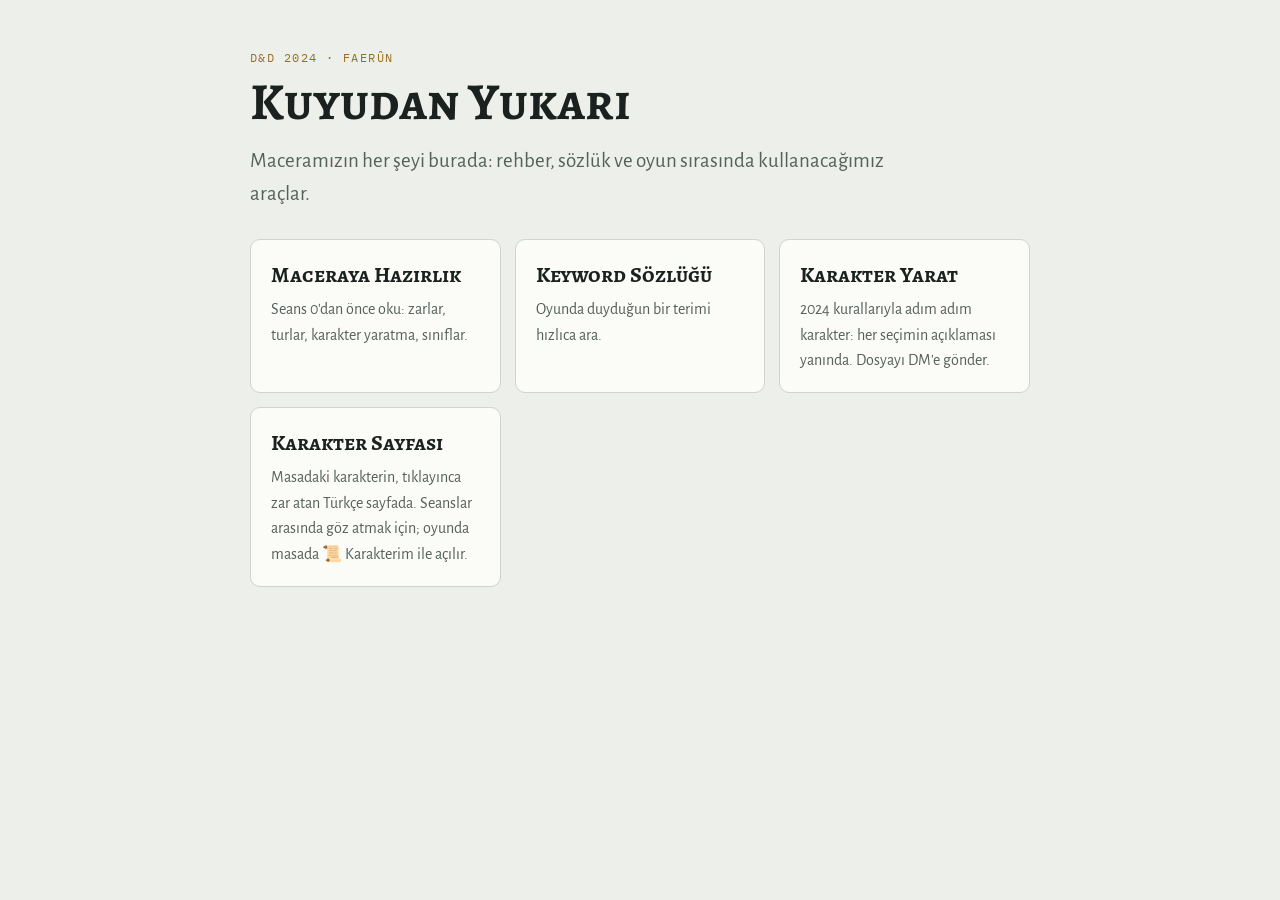
<file: index.html>
<!doctype html>
<html lang="tr">
<head>
<meta charset="utf-8">
<meta name="viewport" content="width=device-width, initial-scale=1, viewport-fit=cover">
<title>Kuyudan Yukarı</title>
<link rel="preconnect" href="https://fonts.googleapis.com">
<link rel="preconnect" href="https://fonts.gstatic.com" crossorigin>
<link rel="stylesheet" href="https://fonts.googleapis.com/css2?family=Alegreya+SC:wght@500;700&family=Alegreya+Sans:ital,wght@0,400;0,500;0,700;1,400&family=IBM+Plex+Mono:wght@500&display=swap">
<link rel="stylesheet" href="assets/stil.css">
<style>
  .home{max-width:820px;margin:0 auto;padding-inline:20px;padding-block:48px 64px}
  .home h1{margin-top:8px}
  .links{display:grid;grid-template-columns:repeat(auto-fit,minmax(240px,1fr));gap:14px;margin-top:28px}
  .links a{display:flex;flex-direction:column;gap:4px;padding:18px 20px;border:1px solid var(--line);border-radius:10px;background:var(--surface);color:var(--ink);text-decoration:none}
  .links a:hover,.links a:focus-visible{border-color:var(--accent);outline:none}
  .links strong{font-family:var(--display);font-size:22px}
  .links span{color:var(--muted);font-size:16px}
  .links .soon{opacity:.6;pointer-events:none}
</style>
</head>
<body>
<main class="home">
  <div class="eyebrow">D&amp;D 2024 · Faerûn</div>
  <h1>Kuyudan Yukarı</h1>
  <p class="lede">Maceramızın her şeyi burada: rehber, sözlük ve oyun sırasında kullanacağımız araçlar.</p>
  <nav class="links" aria-label="Bölümler">
    <a href="rehber/"><strong>Maceraya Hazırlık</strong><span>Seans 0'dan önce oku: zarlar, turlar, karakter yaratma, sınıflar.</span></a>
    <a href="sozluk/"><strong>Keyword Sözlüğü</strong><span>Oyunda duyduğun bir terimi hızlıca ara.</span></a>
    <a href="olustur/"><strong>Karakter Yarat</strong><span>2024 kurallarıyla adım adım karakter: her seçimin açıklaması yanında. Dosyayı DM'e gönder.</span></a>
    <a href="karakter/"><strong>Karakter Sayfası</strong><span>Masadaki karakterin, tıklayınca zar atan Türkçe sayfada. Seanslar arasında göz atmak için; oyunda masada 📜 Karakterim ile açılır.</span></a>
  </nav>
</main>
</body>
</html>
</file>
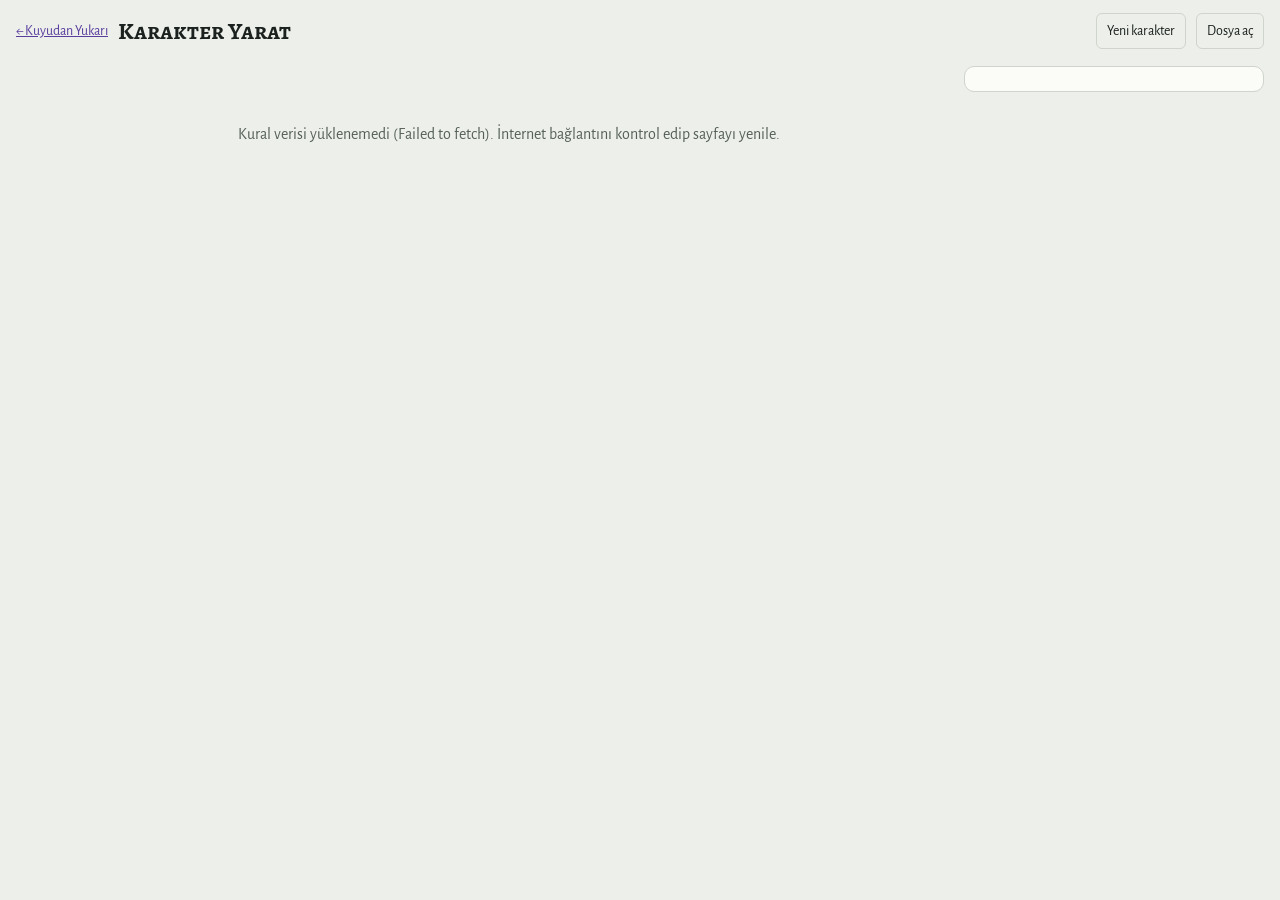
<file: olustur/index.html>
<!doctype html>
<html lang="tr">
<head>
<meta charset="utf-8">
<meta name="viewport" content="width=device-width, initial-scale=1, viewport-fit=cover">
<title>Karakter Yarat</title>
<link rel="preconnect" href="https://fonts.googleapis.com">
<link rel="preconnect" href="https://fonts.gstatic.com" crossorigin>
<link rel="stylesheet" href="https://fonts.googleapis.com/css2?family=Alegreya+SC:wght@500;700&family=Alegreya+Sans:ital,wght@0,400;0,500;0,700;1,400&family=IBM+Plex+Mono:wght@500&display=swap">
<link rel="stylesheet" href="../assets/stil.css">
<link rel="stylesheet" href="../assets/karakter.css">
<link rel="stylesheet" href="../assets/olustur.css">
</head>
<body>
<div class="ol">
  <header class="ol-ust">
    <a href="../">← Kuyudan Yukarı</a>
    <strong class="ol-baslik">Karakter Yarat</strong>
    <span class="ol-bosluk"></span>
    <button class="btn" id="yeni" type="button">Yeni karakter</button>
    <label class="btn" for="dosya">Dosya aç</label>
    <input id="dosya" type="file" accept=".json,application/json" hidden>
    
  </header>
  <nav class="ol-adimlar" id="adimlar" aria-label="Adımlar"></nav>
  <main class="ol-ana" id="ana"><p class="empty">Kurallar yükleniyor… (ilk açılışta birkaç saniye sürer)</p></main>
  <aside class="ol-ozet" id="ozet" aria-label="Özet"></aside>
</div>
<div class="log" id="log" hidden><div class="ttl"></div><div class="res"></div><div class="brk"></div><div class="hist"></div></div>
<script src="../assets/karakter.js"></script>
<script type="module" src="../assets/olusturucu.js"></script>
</body>
</html>
</file>
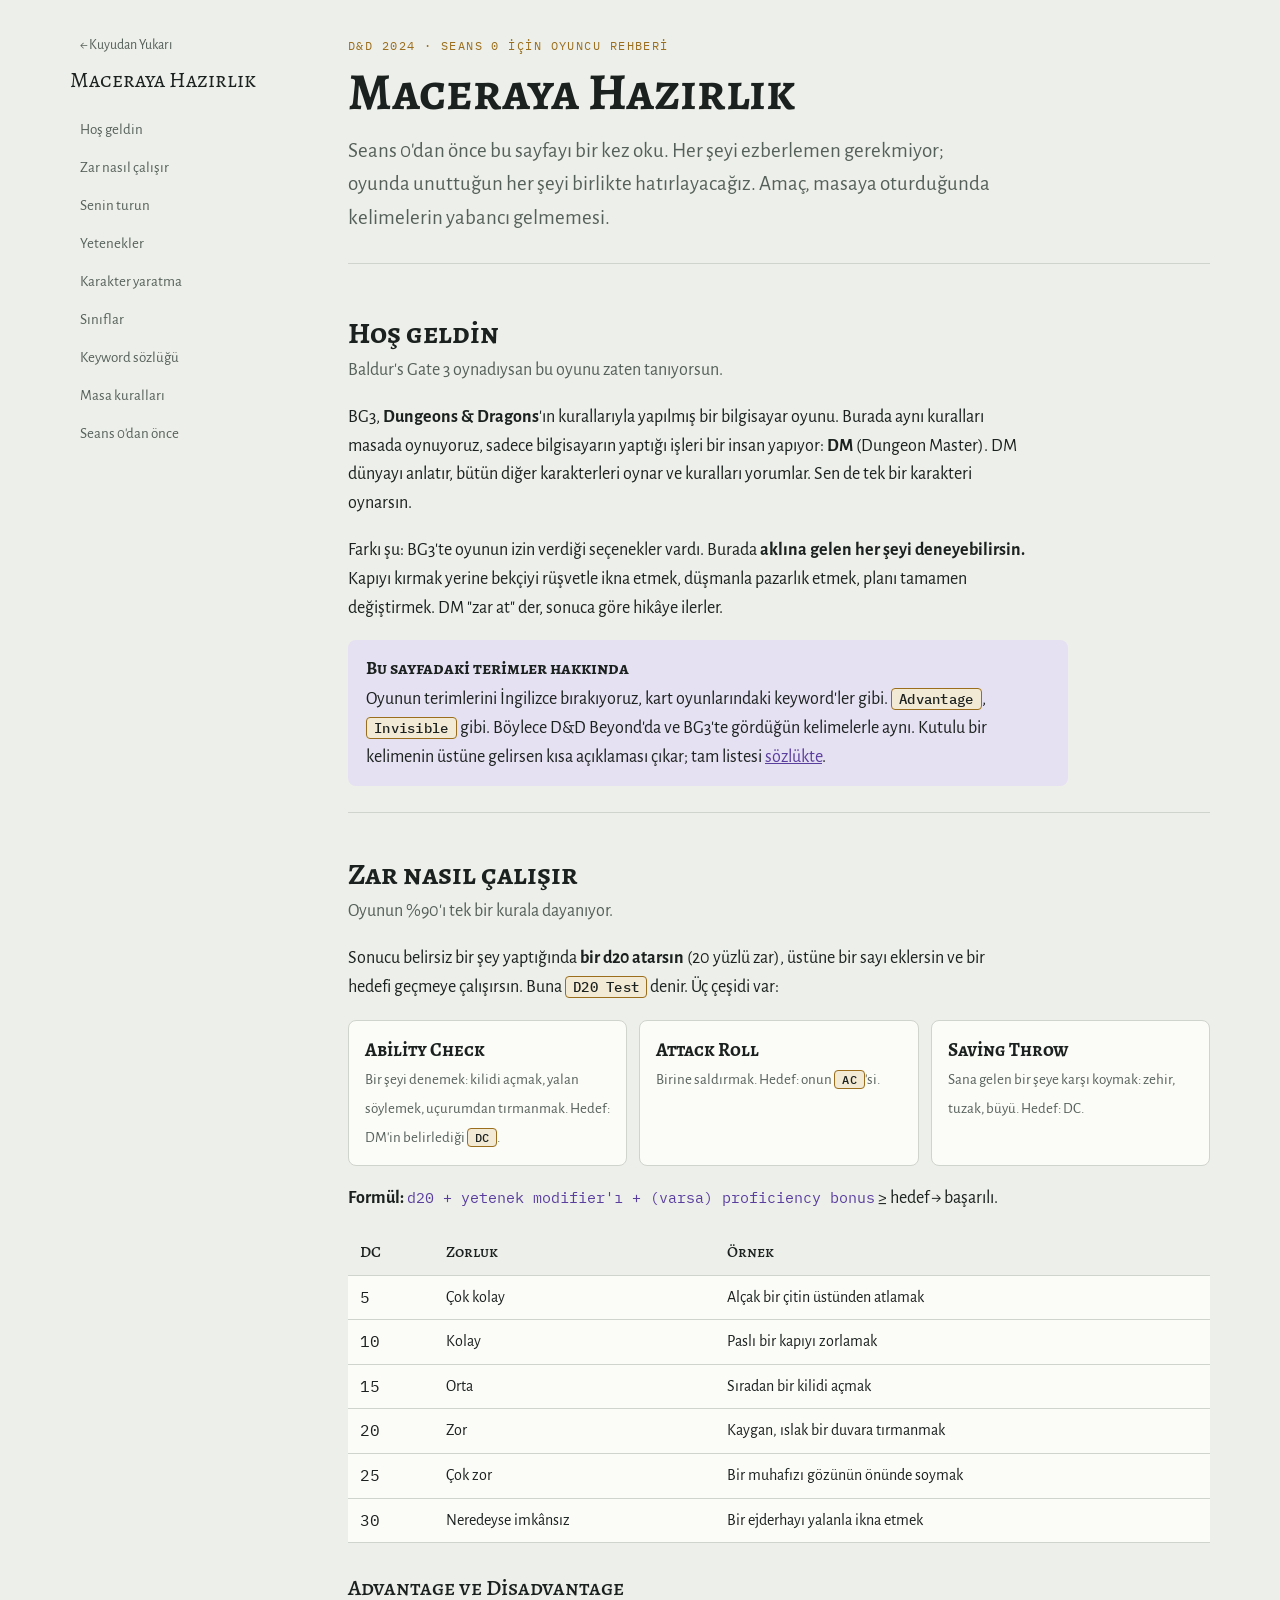
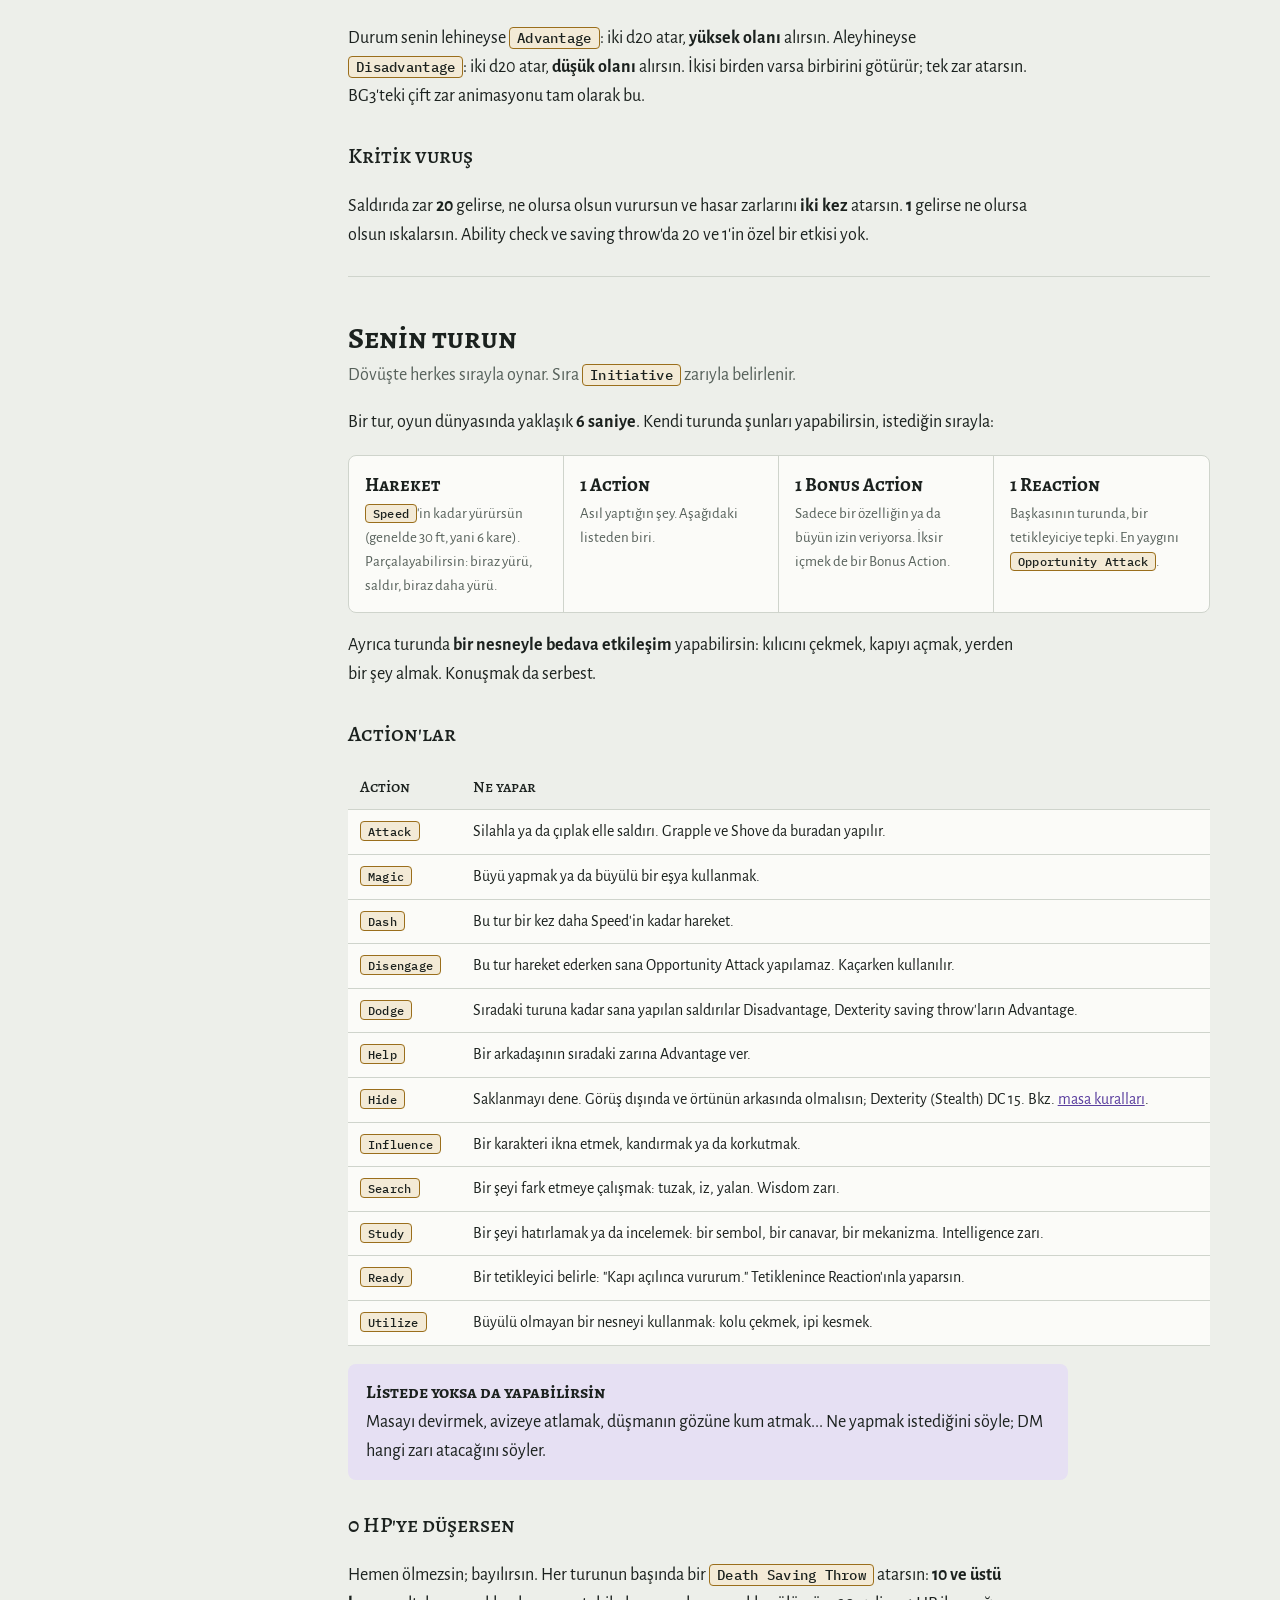
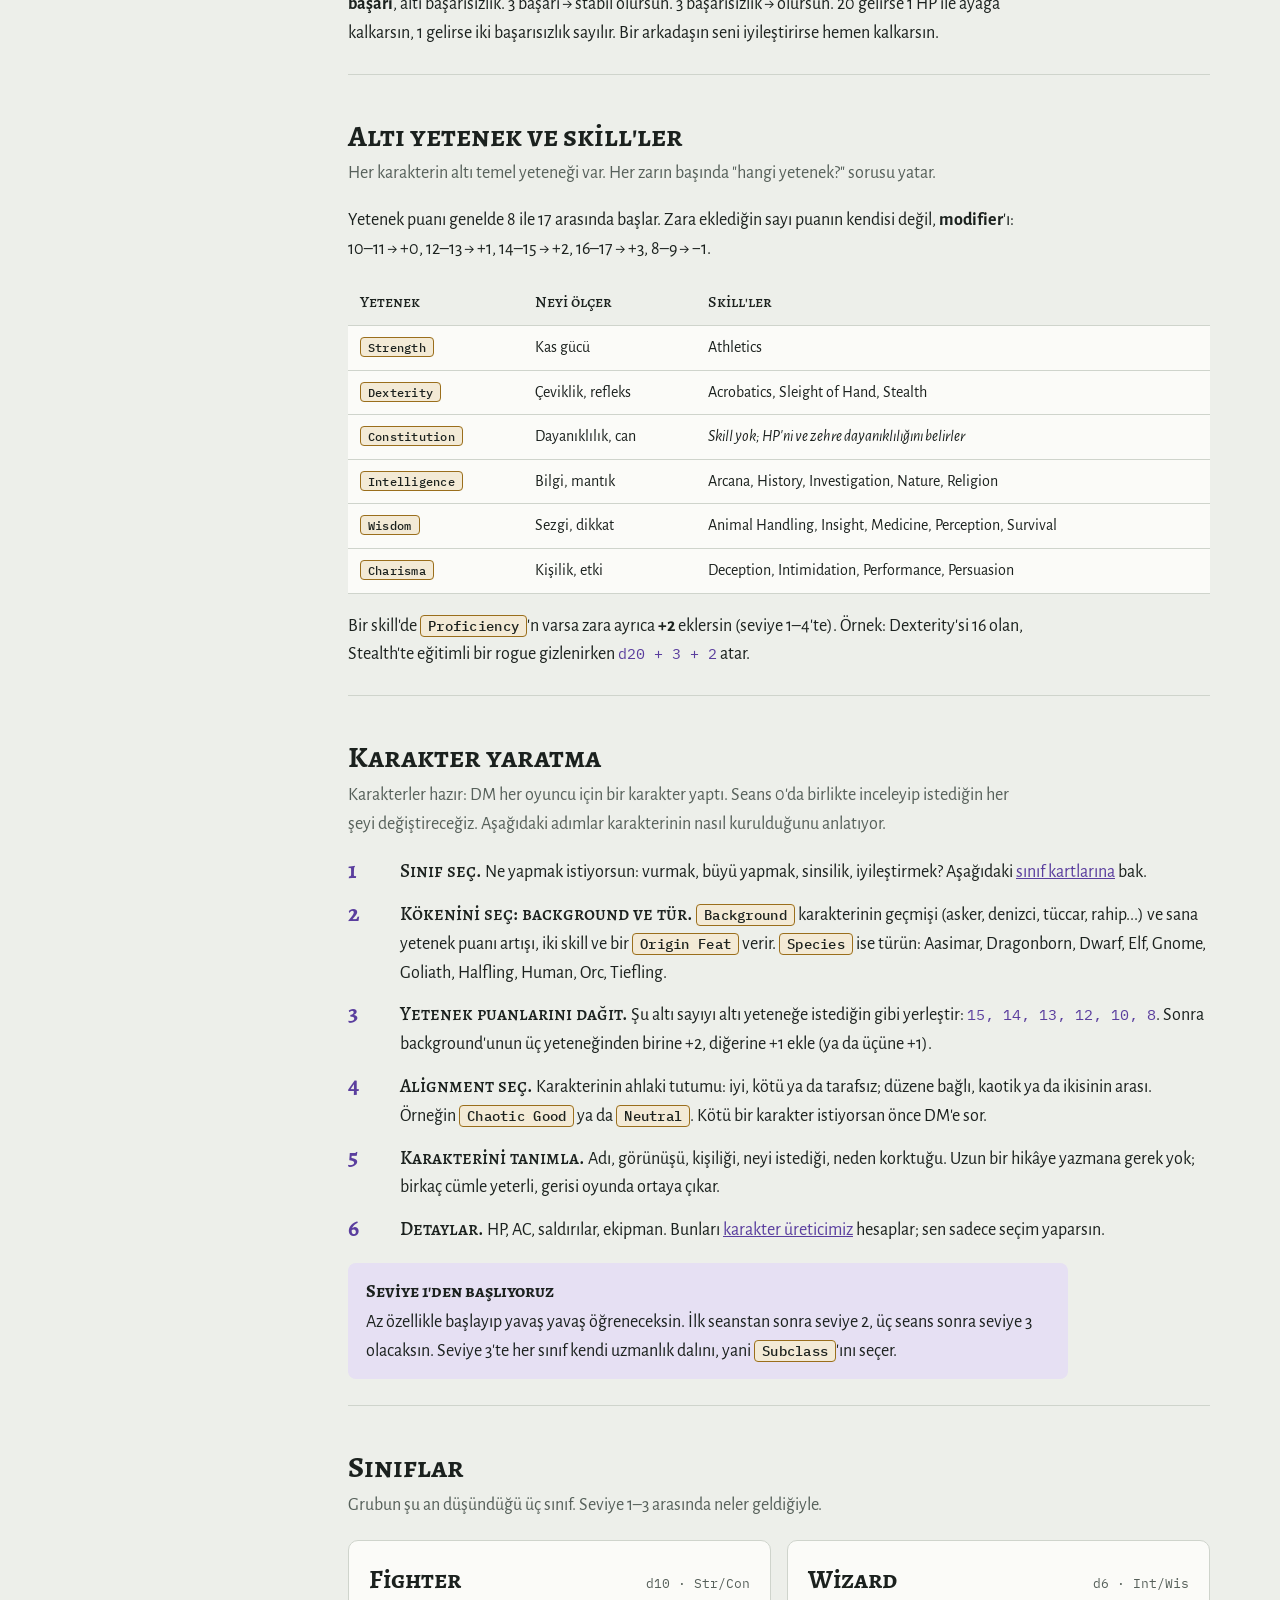
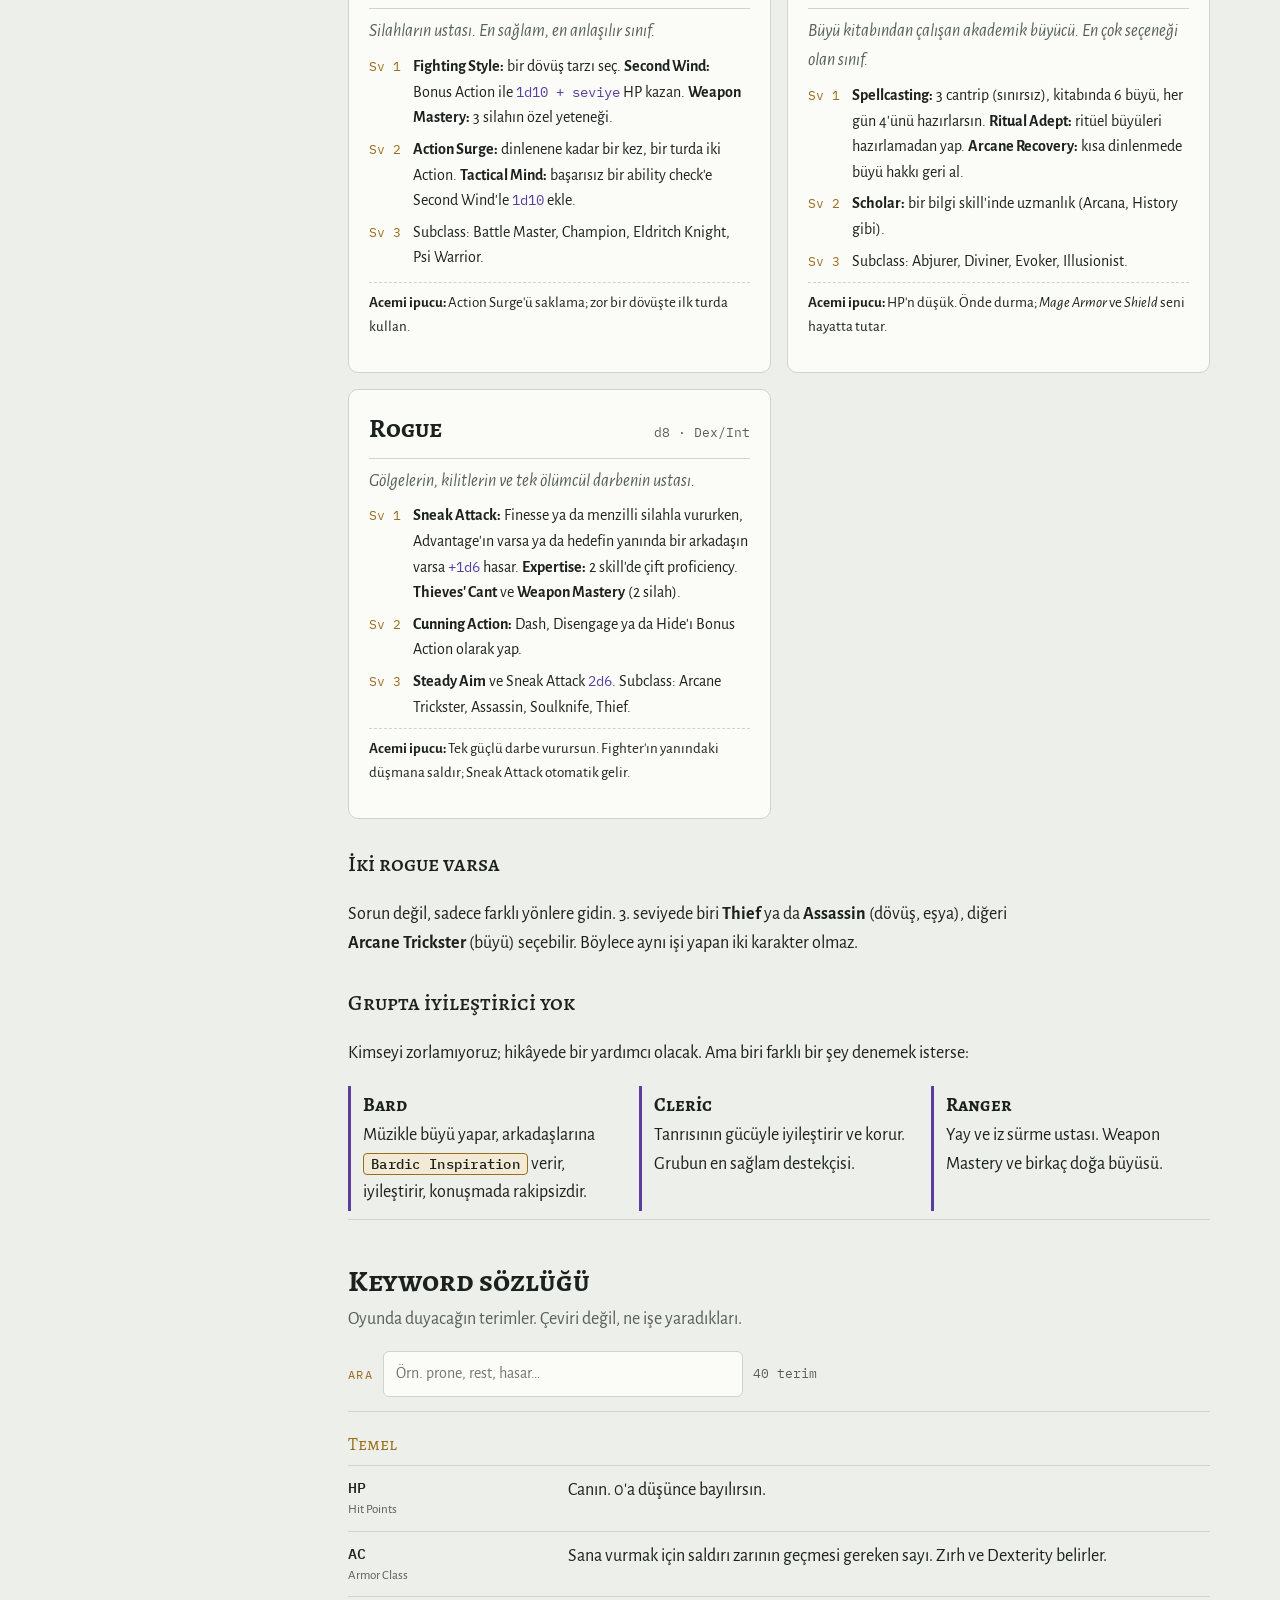
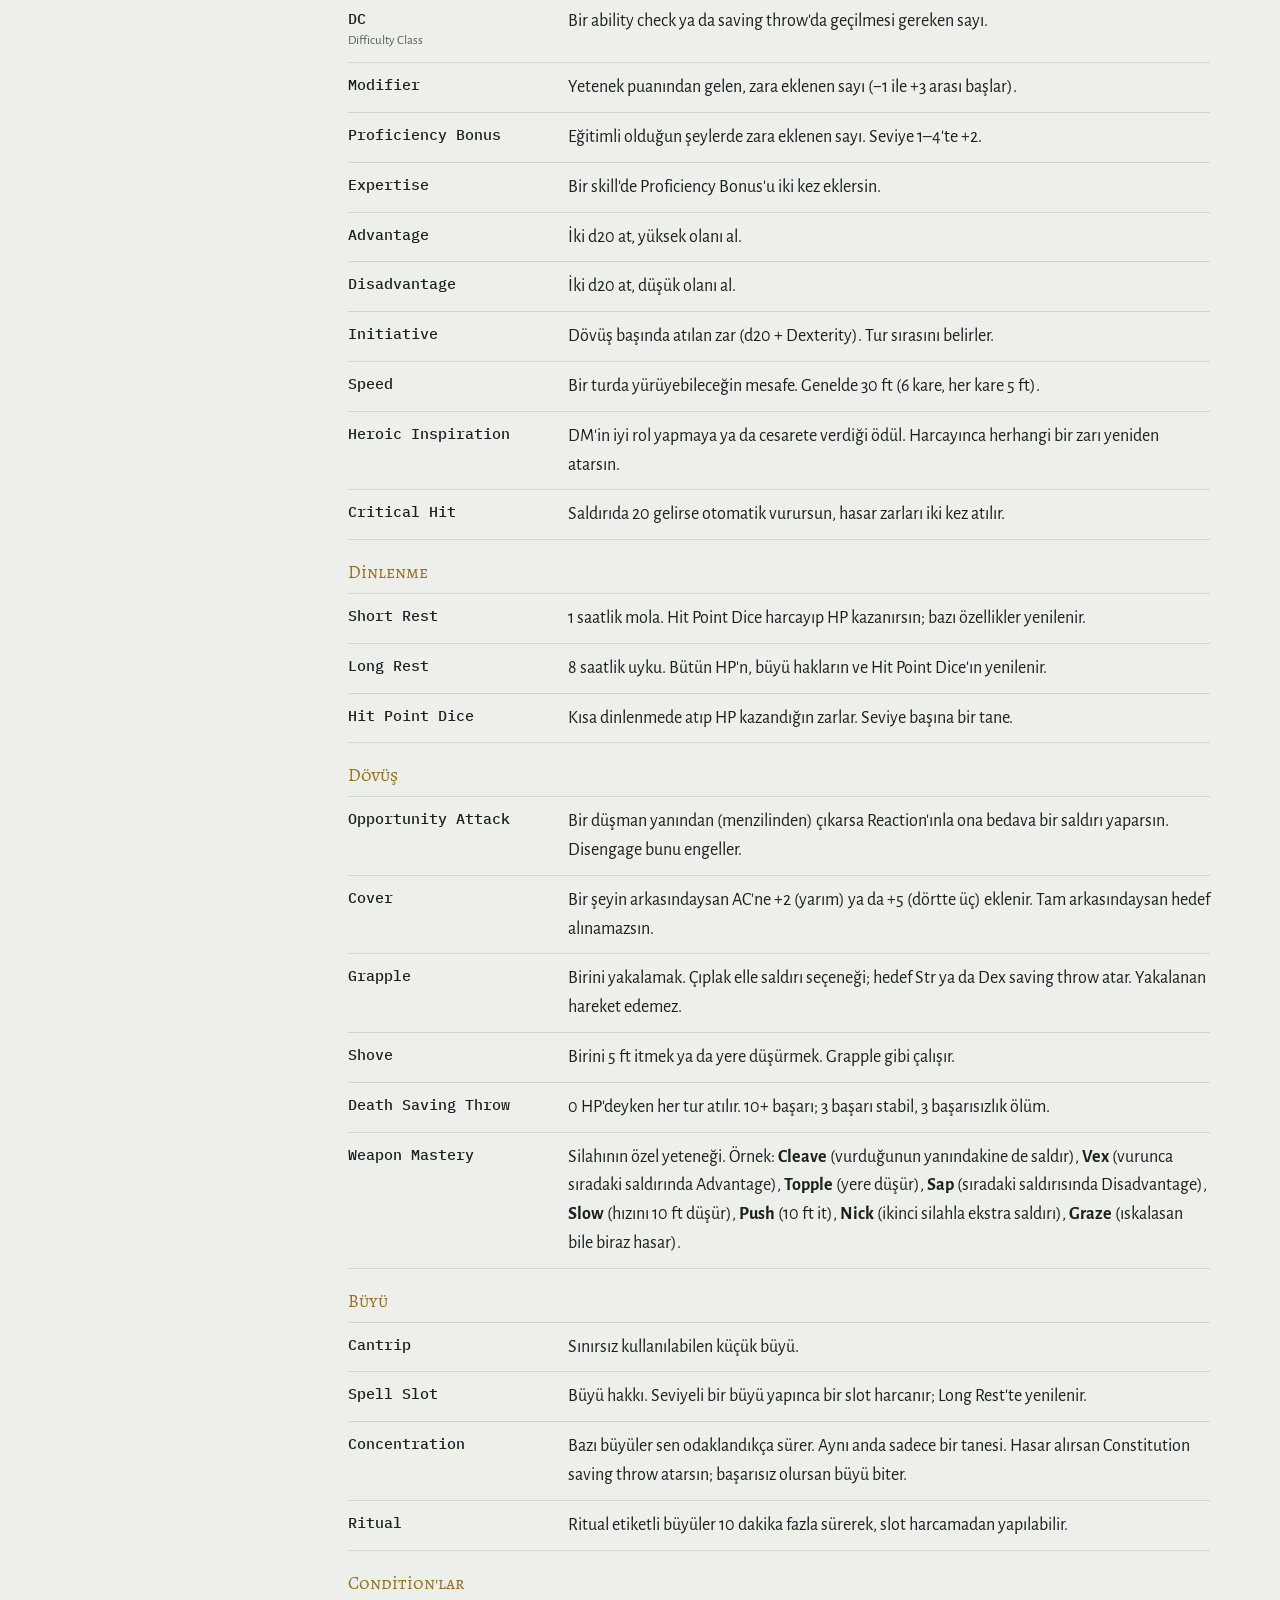
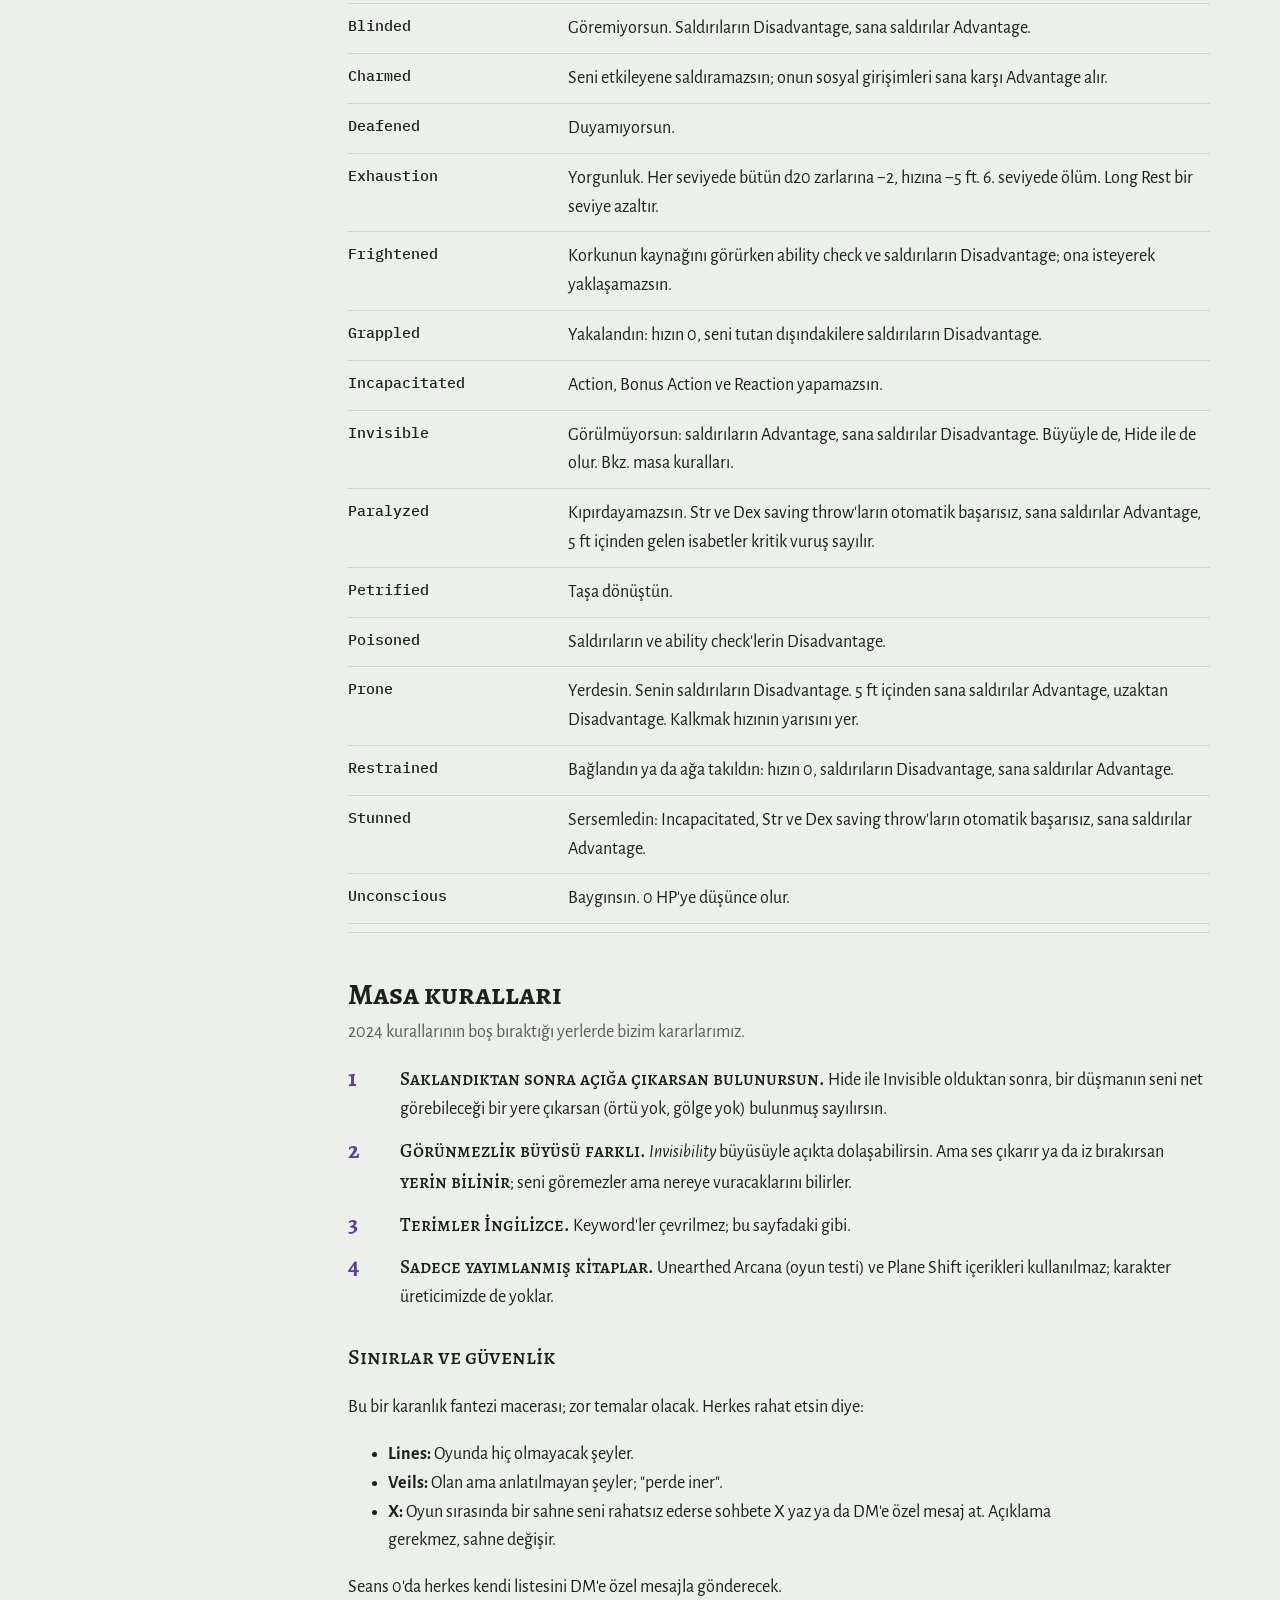
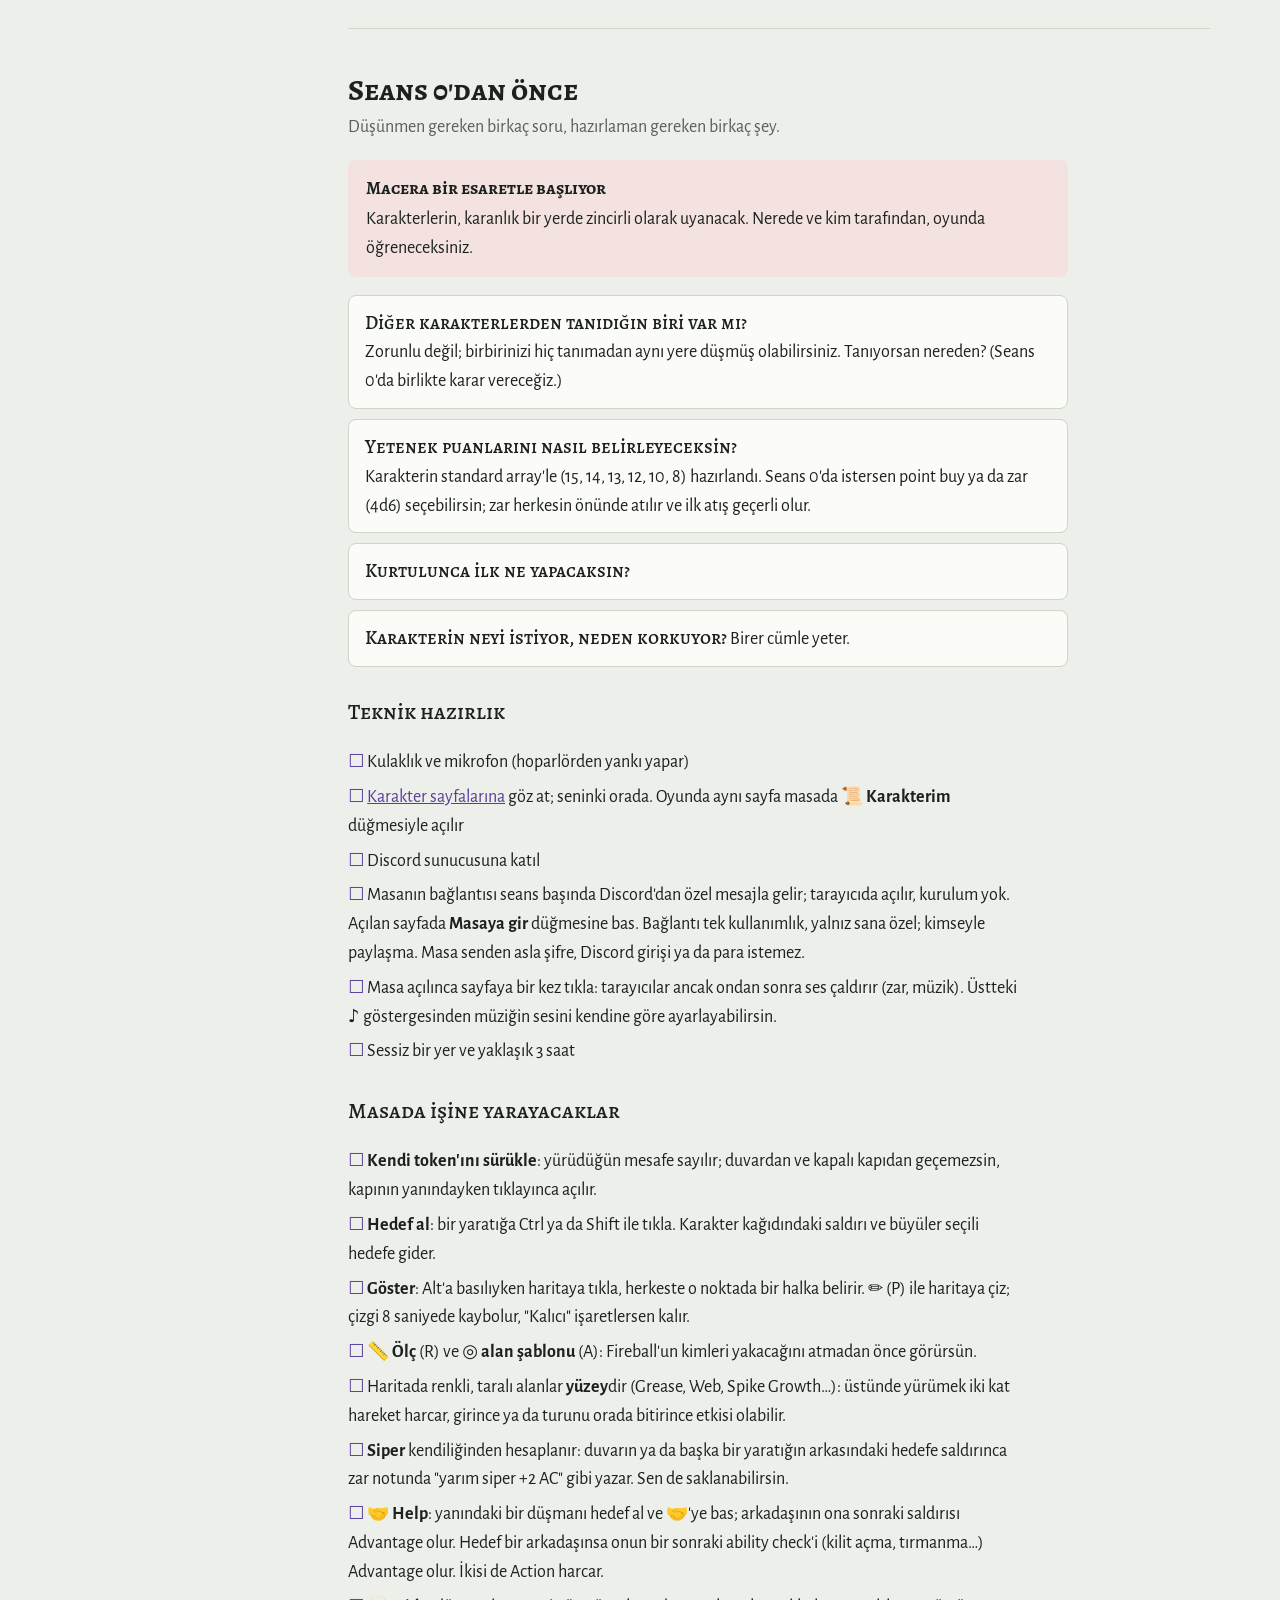
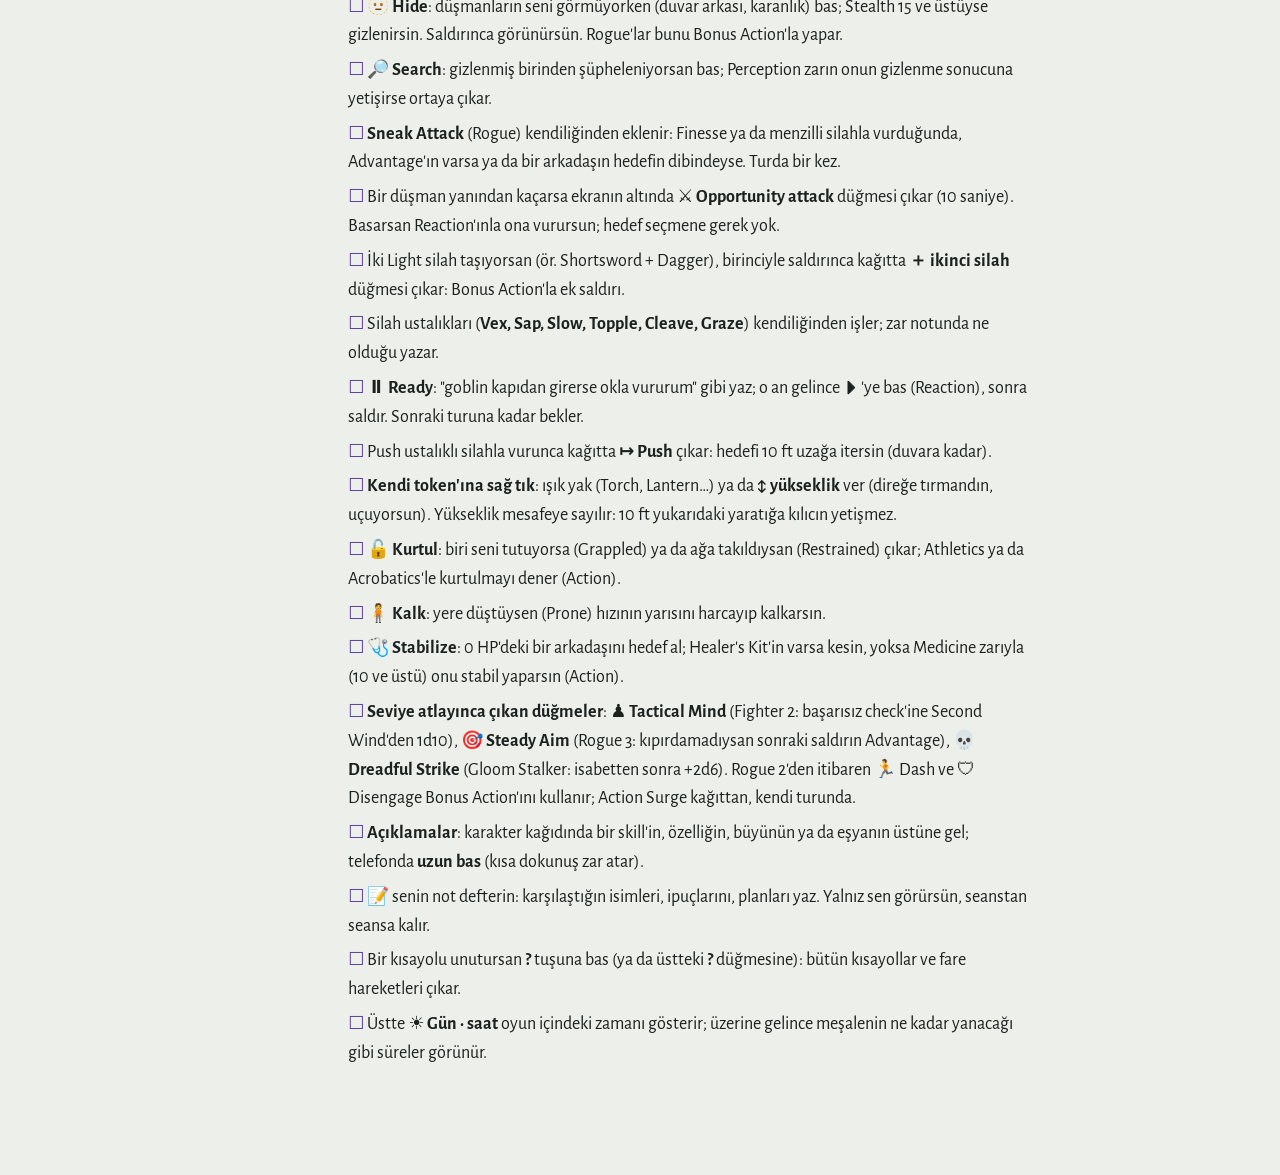
<file: rehber/index.html>
<!doctype html>
<html lang="tr">
<head>
<meta charset="utf-8">
<meta name="viewport" content="width=device-width, initial-scale=1, viewport-fit=cover">
<title>Maceraya Hazırlık</title>
<link rel="preconnect" href="https://fonts.googleapis.com">
<link rel="preconnect" href="https://fonts.gstatic.com" crossorigin>
<link rel="stylesheet" href="https://fonts.googleapis.com/css2?family=Alegreya+SC:wght@500;700&family=Alegreya+Sans:ital,wght@0,400;0,500;0,700;1,400&family=IBM+Plex+Mono:wght@500&display=swap">
<link rel="stylesheet" href="../assets/stil.css">
</head>
<body>
<div class="wrap">
<nav class="toc" aria-label="İçindekiler">
  <p style="margin:0 0 6px;font-size:14px"><a href="../">← Kuyudan Yukarı</a></p>
  <p class="brand">Maceraya Hazırlık</p>
  <ol>
    <li><a href="#hosgeldin">Hoş geldin</a></li>
    <li><a href="#zar">Zar nasıl çalışır</a></li>
    <li><a href="#tur">Senin turun</a></li>
    <li><a href="#yetenekler">Yetenekler</a></li>
    <li><a href="#karakter">Karakter yaratma</a></li>
    <li><a href="#siniflar">Sınıflar</a></li>
    <li><a href="#sozluk">Keyword sözlüğü</a></li>
    <li><a href="#masa">Masa kuralları</a></li>
    <li><a href="#hazirlik">Seans 0'dan önce</a></li>
  </ol>
</nav>

<main>
<header class="intro">
  <div class="eyebrow">D&amp;D 2024 · Seans 0 için oyuncu rehberi</div>
  <h1>Maceraya Hazırlık</h1>
  <p class="lede">Seans 0'dan önce bu sayfayı bir kez oku. Her şeyi ezberlemen gerekmiyor; oyunda unuttuğun her şeyi birlikte hatırlayacağız. Amaç, masaya oturduğunda kelimelerin yabancı gelmemesi.</p>
</header>

<section id="hosgeldin">
  <h2>Hoş geldin</h2>
  <p class="sub">Baldur's Gate 3 oynadıysan bu oyunu zaten tanıyorsun.</p>
  <p>BG3, <b>Dungeons &amp; Dragons</b>'ın kurallarıyla yapılmış bir bilgisayar oyunu. Burada aynı kuralları masada oynuyoruz, sadece bilgisayarın yaptığı işleri bir insan yapıyor: <b>DM</b> (Dungeon Master). DM dünyayı anlatır, bütün diğer karakterleri oynar ve kuralları yorumlar. Sen de tek bir karakteri oynarsın.</p>
  <p>Farkı şu: BG3'te oyunun izin verdiği seçenekler vardı. Burada <b>aklına gelen her şeyi deneyebilirsin.</b> Kapıyı kırmak yerine bekçiyi rüşvetle ikna etmek, düşmanla pazarlık etmek, planı tamamen değiştirmek. DM "zar at" der, sonuca göre hikâye ilerler.</p>
  <div class="note"><b>Bu sayfadaki terimler hakkında</b>Oyunun terimlerini İngilizce bırakıyoruz, kart oyunlarındaki keyword'ler gibi. <span class="kw" title="İki d20 at, yüksek olanı al">Advantage</span>, <span class="kw" title="Görülmüyor">Invisible</span> gibi. Böylece D&amp;D Beyond'da ve BG3'te gördüğün kelimelerle aynı. Kutulu bir kelimenin üstüne gelirsen kısa açıklaması çıkar; tam listesi <a href="#sozluk">sözlükte</a>.</div>
</section>

<section id="zar">
  <h2>Zar nasıl çalışır</h2>
  <p class="sub">Oyunun %90'ı tek bir kurala dayanıyor.</p>
  <p>Sonucu belirsiz bir şey yaptığında <b>bir d20 atarsın</b> (20 yüzlü zar), üstüne bir sayı eklersin ve bir hedefi geçmeye çalışırsın. Buna <span class="kw" title="Ability check, attack roll ve saving throw'un ortak adı">D20 Test</span> denir. Üç çeşidi var:</p>
  <div class="roll">
    <div><strong>Ability Check</strong><small>Bir şeyi denemek: kilidi açmak, yalan söylemek, uçurumdan tırmanmak. Hedef: DM'in belirlediği <span class="kw" title="Difficulty Class: geçilmesi gereken sayı">DC</span>.</small></div>
    <div><strong>Attack Roll</strong><small>Birine saldırmak. Hedef: onun <span class="kw" title="Armor Class: vurulmak için geçilmesi gereken sayı">AC</span>'si.</small></div>
    <div><strong>Saving Throw</strong><small>Sana gelen bir şeye karşı koymak: zehir, tuzak, büyü. Hedef: DC.</small></div>
  </div>
  <p><b>Formül:</b> <span class="dice">d20 + yetenek modifier'ı + (varsa) proficiency bonus</span> ≥ hedef → başarılı.</p>
  <div class="tbl"><table>
    <thead><tr><th>DC</th><th>Zorluk</th><th>Örnek</th></tr></thead>
    <tbody>
      <tr><td class="num">5</td><td>Çok kolay</td><td>Alçak bir çitin üstünden atlamak</td></tr>
      <tr><td class="num">10</td><td>Kolay</td><td>Paslı bir kapıyı zorlamak</td></tr>
      <tr><td class="num">15</td><td>Orta</td><td>Sıradan bir kilidi açmak</td></tr>
      <tr><td class="num">20</td><td>Zor</td><td>Kaygan, ıslak bir duvara tırmanmak</td></tr>
      <tr><td class="num">25</td><td>Çok zor</td><td>Bir muhafızı gözünün önünde soymak</td></tr>
      <tr><td class="num">30</td><td>Neredeyse imkânsız</td><td>Bir ejderhayı yalanla ikna etmek</td></tr>
    </tbody>
  </table></div>
  <h3>Advantage ve Disadvantage</h3>
  <p>Durum senin lehineyse <span class="kw" title="İki d20 at, yüksek olanı al">Advantage</span>: iki d20 atar, <b>yüksek olanı</b> alırsın. Aleyhineyse <span class="kw" title="İki d20 at, düşük olanı al">Disadvantage</span>: iki d20 atar, <b>düşük olanı</b> alırsın. İkisi birden varsa birbirini götürür; tek zar atarsın. BG3'teki çift zar animasyonu tam olarak bu.</p>
  <h3>Kritik vuruş</h3>
  <p>Saldırıda zar <b>20</b> gelirse, ne olursa olsun vurursun ve hasar zarlarını <b>iki kez</b> atarsın. <b>1</b> gelirse ne olursa olsun ıskalarsın. Ability check ve saving throw'da 20 ve 1'in özel bir etkisi yok.</p>
</section>

<section id="tur">
  <h2>Senin turun</h2>
  <p class="sub">Dövüşte herkes sırayla oynar. Sıra <span class="kw" title="Dövüş başında atılan d20 + Dexterity; sırayı belirler">Initiative</span> zarıyla belirlenir.</p>
  <p>Bir tur, oyun dünyasında yaklaşık <b>6 saniye</b>. Kendi turunda şunları yapabilirsin, istediğin sırayla:</p>
  <div class="turn">
    <div><strong>Hareket</strong><small><span class="kw" title="Bir turda gidebileceğin mesafe, genelde 30 ft">Speed</span>'in kadar yürürsün (genelde 30 ft, yani 6 kare). Parçalayabilirsin: biraz yürü, saldır, biraz daha yürü.</small></div>
    <div><strong>1 Action</strong><small>Asıl yaptığın şey. Aşağıdaki listeden biri.</small></div>
    <div><strong>1 Bonus Action</strong><small>Sadece bir özelliğin ya da büyün izin veriyorsa. İksir içmek de bir Bonus Action.</small></div>
    <div><strong>1 Reaction</strong><small>Başkasının turunda, bir tetikleyiciye tepki. En yaygını <span class="kw" title="Yanından kaçan düşmana bedava saldırı">Opportunity Attack</span>.</small></div>
  </div>
  <p>Ayrıca turunda <b>bir nesneyle bedava etkileşim</b> yapabilirsin: kılıcını çekmek, kapıyı açmak, yerden bir şey almak. Konuşmak da serbest.</p>
  <h3>Action'lar</h3>
  <div class="tbl"><table>
    <thead><tr><th>Action</th><th>Ne yapar</th></tr></thead>
    <tbody>
      <tr><td><span class="kw">Attack</span></td><td>Silahla ya da çıplak elle saldırı. Grapple ve Shove da buradan yapılır.</td></tr>
      <tr><td><span class="kw">Magic</span></td><td>Büyü yapmak ya da büyülü bir eşya kullanmak.</td></tr>
      <tr><td><span class="kw">Dash</span></td><td>Bu tur bir kez daha Speed'in kadar hareket.</td></tr>
      <tr><td><span class="kw">Disengage</span></td><td>Bu tur hareket ederken sana Opportunity Attack yapılamaz. Kaçarken kullanılır.</td></tr>
      <tr><td><span class="kw">Dodge</span></td><td>Sıradaki turuna kadar sana yapılan saldırılar Disadvantage, Dexterity saving throw'ların Advantage.</td></tr>
      <tr><td><span class="kw">Help</span></td><td>Bir arkadaşının sıradaki zarına Advantage ver.</td></tr>
      <tr><td><span class="kw">Hide</span></td><td>Saklanmayı dene. Görüş dışında ve örtünün arkasında olmalısın; Dexterity (Stealth) DC 15. Bkz. <a href="#masa">masa kuralları</a>.</td></tr>
      <tr><td><span class="kw">Influence</span></td><td>Bir karakteri ikna etmek, kandırmak ya da korkutmak.</td></tr>
      <tr><td><span class="kw">Search</span></td><td>Bir şeyi fark etmeye çalışmak: tuzak, iz, yalan. Wisdom zarı.</td></tr>
      <tr><td><span class="kw">Study</span></td><td>Bir şeyi hatırlamak ya da incelemek: bir sembol, bir canavar, bir mekanizma. Intelligence zarı.</td></tr>
      <tr><td><span class="kw">Ready</span></td><td>Bir tetikleyici belirle: "Kapı açılınca vururum." Tetiklenince Reaction'ınla yaparsın.</td></tr>
      <tr><td><span class="kw">Utilize</span></td><td>Büyülü olmayan bir nesneyi kullanmak: kolu çekmek, ipi kesmek.</td></tr>
    </tbody>
  </table></div>
  <div class="note"><b>Listede yoksa da yapabilirsin</b>Masayı devirmek, avizeye atlamak, düşmanın gözüne kum atmak... Ne yapmak istediğini söyle; DM hangi zarı atacağını söyler.</div>
  <h3>0 HP'ye düşersen</h3>
  <p>Hemen ölmezsin; bayılırsın. Her turunun başında bir <span class="kw" title="0 HP'deyken her tur atılan d20; 10+ başarı">Death Saving Throw</span> atarsın: <b>10 ve üstü başarı</b>, altı başarısızlık. 3 başarı → stabil olursun. 3 başarısızlık → ölürsün. 20 gelirse 1 HP ile ayağa kalkarsın, 1 gelirse iki başarısızlık sayılır. Bir arkadaşın seni iyileştirirse hemen kalkarsın.</p>
</section>

<section id="yetenekler">
  <h2>Altı yetenek ve skill'ler</h2>
  <p class="sub">Her karakterin altı temel yeteneği var. Her zarın başında "hangi yetenek?" sorusu yatar.</p>
  <p>Yetenek puanı genelde 8 ile 17 arasında başlar. Zara eklediğin sayı puanın kendisi değil, <b>modifier</b>'ı: 10–11 → +0, 12–13 → +1, 14–15 → +2, 16–17 → +3, 8–9 → −1.</p>
  <div class="tbl"><table>
    <thead><tr><th>Yetenek</th><th>Neyi ölçer</th><th>Skill'ler</th></tr></thead>
    <tbody>
      <tr><td><span class="kw">Strength</span></td><td>Kas gücü</td><td>Athletics</td></tr>
      <tr><td><span class="kw">Dexterity</span></td><td>Çeviklik, refleks</td><td>Acrobatics, Sleight of Hand, Stealth</td></tr>
      <tr><td><span class="kw">Constitution</span></td><td>Dayanıklılık, can</td><td><i>Skill yok; HP'ni ve zehre dayanıklılığını belirler</i></td></tr>
      <tr><td><span class="kw">Intelligence</span></td><td>Bilgi, mantık</td><td>Arcana, History, Investigation, Nature, Religion</td></tr>
      <tr><td><span class="kw">Wisdom</span></td><td>Sezgi, dikkat</td><td>Animal Handling, Insight, Medicine, Perception, Survival</td></tr>
      <tr><td><span class="kw">Charisma</span></td><td>Kişilik, etki</td><td>Deception, Intimidation, Performance, Persuasion</td></tr>
    </tbody>
  </table></div>
  <p>Bir skill'de <span class="kw" title="Bir şeyde eğitimli olmak: zara Proficiency Bonus eklenir">Proficiency</span>'n varsa zara ayrıca <b>+2</b> eklersin (seviye 1–4'te). Örnek: Dexterity'si 16 olan, Stealth'te eğitimli bir rogue gizlenirken <span class="dice">d20 + 3 + 2</span> atar.</p>
</section>

<section id="karakter">
  <h2>Karakter yaratma</h2>
  <p class="sub">Karakterler hazır: DM her oyuncu için bir karakter yaptı. Seans 0'da birlikte inceleyip istediğin her şeyi değiştireceğiz. Aşağıdaki adımlar karakterinin nasıl kurulduğunu anlatıyor.</p>
  <ol class="steps">
    <li><div><b>Sınıf seç.</b> Ne yapmak istiyorsun: vurmak, büyü yapmak, sinsilik, iyileştirmek? Aşağıdaki <a href="#siniflar">sınıf kartlarına</a> bak.</div></li>
    <li><div><b>Kökenini seç: background ve tür.</b> <span class="kw" title="Karakterin maceradan önceki hayatı">Background</span> karakterinin geçmişi (asker, denizci, tüccar, rahip...) ve sana yetenek puanı artışı, iki skill ve bir <span class="kw" title="Özel bir yetenek; background'dan 1 tane gelir">Origin Feat</span> verir. <span class="kw" title="Karakterin ırkı: ork, elf, cüce...">Species</span> ise türün: Aasimar, Dragonborn, Dwarf, Elf, Gnome, Goliath, Halfling, Human, Orc, Tiefling.</div></li>
    <li><div><b>Yetenek puanlarını dağıt.</b> Şu altı sayıyı altı yeteneğe istediğin gibi yerleştir: <span class="dice">15, 14, 13, 12, 10, 8</span>. Sonra background'unun üç yeteneğinden birine +2, diğerine +1 ekle (ya da üçüne +1).</div></li>
    <li><div><b>Alignment seç.</b> Karakterinin ahlaki tutumu: iyi, kötü ya da tarafsız; düzene bağlı, kaotik ya da ikisinin arası. Örneğin <span class="kw" title="Başkalarının beklentisini umursamadan vicdanının sesine uyar">Chaotic Good</span> ya da <span class="kw" title="Taraf tutmaz, o an en iyi görüneni yapar">Neutral</span>. Kötü bir karakter istiyorsan önce DM'e sor.</div></li>
    <li><div><b>Karakterini tanımla.</b> Adı, görünüşü, kişiliği, neyi istediği, neden korktuğu. Uzun bir hikâye yazmana gerek yok; birkaç cümle yeterli, gerisi oyunda ortaya çıkar.</div></li>
    <li><div><b>Detaylar.</b> HP, AC, saldırılar, ekipman. Bunları <a href="../olustur/">karakter üreticimiz</a> hesaplar; sen sadece seçim yaparsın.</div></li>
  </ol>
  <div class="note"><b>Seviye 1'den başlıyoruz</b>Az özellikle başlayıp yavaş yavaş öğreneceksin. İlk seanstan sonra seviye 2, üç seans sonra seviye 3 olacaksın. Seviye 3'te her sınıf kendi uzmanlık dalını, yani <span class="kw" title="Sınıf içinde uzmanlaşma; 3. seviyede seçilir">Subclass</span>'ını seçer.</div>
</section>

<section id="siniflar">
  <h2>Sınıflar</h2>
  <p class="sub">Grubun şu an düşündüğü üç sınıf. Seviye 1–3 arasında neler geldiğiyle.</p>
  <div class="cards">
    <article class="card">
      <header><h3>Fighter</h3><span class="hd">d10 · Str/Con</span></header>
      <p class="role">Silahların ustası. En sağlam, en anlaşılır sınıf.</p>
      <dl>
        <dt>Sv 1</dt><dd><b>Fighting Style:</b> bir dövüş tarzı seç. <b>Second Wind:</b> Bonus Action ile <span class="dice">1d10 + seviye</span> HP kazan. <b>Weapon Mastery:</b> 3 silahın özel yeteneği.</dd>
        <dt>Sv 2</dt><dd><b>Action Surge:</b> dinlenene kadar bir kez, bir turda iki Action. <b>Tactical Mind:</b> başarısız bir ability check'e Second Wind'le <span class="dice">1d10</span> ekle.</dd>
        <dt>Sv 3</dt><dd>Subclass: Battle Master, Champion, Eldritch Knight, Psi Warrior.</dd>
      </dl>
      <p class="tip"><b>Acemi ipucu:</b> Action Surge'ü saklama; zor bir dövüşte ilk turda kullan.</p>
    </article>
    <article class="card">
      <header><h3>Wizard</h3><span class="hd">d6 · Int/Wis</span></header>
      <p class="role">Büyü kitabından çalışan akademik büyücü. En çok seçeneği olan sınıf.</p>
      <dl>
        <dt>Sv 1</dt><dd><b>Spellcasting:</b> 3 cantrip (sınırsız), kitabında 6 büyü, her gün 4'ünü hazırlarsın. <b>Ritual Adept:</b> ritüel büyüleri hazırlamadan yap. <b>Arcane Recovery:</b> kısa dinlenmede büyü hakkı geri al.</dd>
        <dt>Sv 2</dt><dd><b>Scholar:</b> bir bilgi skill'inde uzmanlık (Arcana, History gibi).</dd>
        <dt>Sv 3</dt><dd>Subclass: Abjurer, Diviner, Evoker, Illusionist.</dd>
      </dl>
      <p class="tip"><b>Acemi ipucu:</b> HP'n düşük. Önde durma; <i>Mage Armor</i> ve <i>Shield</i> seni hayatta tutar.</p>
    </article>
    <article class="card">
      <header><h3>Rogue</h3><span class="hd">d8 · Dex/Int</span></header>
      <p class="role">Gölgelerin, kilitlerin ve tek ölümcül darbenin ustası.</p>
      <dl>
        <dt>Sv 1</dt><dd><b>Sneak Attack:</b> Finesse ya da menzilli silahla vururken, Advantage'ın varsa ya da hedefin yanında bir arkadaşın varsa <span class="dice">+1d6</span> hasar. <b>Expertise:</b> 2 skill'de çift proficiency. <b>Thieves' Cant</b> ve <b>Weapon Mastery</b> (2 silah).</dd>
        <dt>Sv 2</dt><dd><b>Cunning Action:</b> Dash, Disengage ya da Hide'ı Bonus Action olarak yap.</dd>
        <dt>Sv 3</dt><dd><b>Steady Aim</b> ve Sneak Attack <span class="dice">2d6</span>. Subclass: Arcane Trickster, Assassin, Soulknife, Thief.</dd>
      </dl>
      <p class="tip"><b>Acemi ipucu:</b> Tek güçlü darbe vurursun. Fighter'ın yanındaki düşmana saldır; Sneak Attack otomatik gelir.</p>
    </article>
  </div>
  <h3>İki rogue varsa</h3>
  <p>Sorun değil, sadece farklı yönlere gidin. 3. seviyede biri <b>Thief</b> ya da <b>Assassin</b> (dövüş, eşya), diğeri <b>Arcane Trickster</b> (büyü) seçebilir. Böylece aynı işi yapan iki karakter olmaz.</p>
  <h3>Grupta iyileştirici yok</h3>
  <p>Kimseyi zorlamıyoruz; hikâyede bir yardımcı olacak. Ama biri farklı bir şey denemek isterse:</p>
  <div class="alts">
    <div><strong>Bard</strong><br>Müzikle büyü yapar, arkadaşlarına <span class="kw" title="Bard'ın arkadaşına verdiği ek zar">Bardic Inspiration</span> verir, iyileştirir, konuşmada rakipsizdir.</div>
    <div><strong>Cleric</strong><br>Tanrısının gücüyle iyileştirir ve korur. Grubun en sağlam destekçisi.</div>
    <div><strong>Ranger</strong><br>Yay ve iz sürme ustası. Weapon Mastery ve birkaç doğa büyüsü.</div>
  </div>
</section>

<section id="sozluk">
  <h2>Keyword sözlüğü</h2>
  <p class="sub">Oyunda duyacağın terimler. Çeviri değil, ne işe yaradıkları.</p>
  <div class="gl-tools">
    <label for="gl-q" class="eyebrow">Ara</label>
    <input id="gl-q" type="search" placeholder="Örn. prone, rest, hasar…" autocomplete="off">
    <span class="gl-count" id="gl-count"></span>
  </div>
  <dl class="gloss" id="gloss"></dl>
</section>

<section id="masa">
  <h2>Masa kuralları</h2>
  <p class="sub">2024 kurallarının boş bıraktığı yerlerde bizim kararlarımız.</p>
  <ol class="steps">
    <li><div><b>Saklandıktan sonra açığa çıkarsan bulunursun.</b> Hide ile Invisible olduktan sonra, bir düşmanın seni net görebileceği bir yere çıkarsan (örtü yok, gölge yok) bulunmuş sayılırsın.</div></li>
    <li><div><b>Görünmezlik büyüsü farklı.</b> <i>Invisibility</i> büyüsüyle açıkta dolaşabilirsin. Ama ses çıkarır ya da iz bırakırsan <b>yerin bilinir</b>; seni göremezler ama nereye vuracaklarını bilirler.</div></li>
    <li><div><b>Terimler İngilizce.</b> Keyword'ler çevrilmez; bu sayfadaki gibi.</div></li>
    <li><div><b>Sadece yayımlanmış kitaplar.</b> Unearthed Arcana (oyun testi) ve Plane Shift içerikleri kullanılmaz; karakter üreticimizde de yoklar.</div></li>
  </ol>
  <h3>Sınırlar ve güvenlik</h3>
  <p>Bu bir karanlık fantezi macerası; zor temalar olacak. Herkes rahat etsin diye:</p>
  <ul>
    <li><b>Lines:</b> Oyunda hiç olmayacak şeyler.</li>
    <li><b>Veils:</b> Olan ama anlatılmayan şeyler; "perde iner".</li>
    <li><b>X:</b> Oyun sırasında bir sahne seni rahatsız ederse sohbete <code>X</code> yaz ya da DM'e özel mesaj at. Açıklama gerekmez, sahne değişir.</li>
  </ul>
  <p>Seans 0'da herkes kendi listesini DM'e özel mesajla gönderecek.</p>
</section>

<section id="hazirlik">
  <h2>Seans 0'dan önce</h2>
  <p class="sub">Düşünmen gereken birkaç soru, hazırlaman gereken birkaç şey.</p>
  <div class="note warn"><b>Macera bir esaretle başlıyor</b>Karakterlerin, karanlık bir yerde zincirli olarak uyanacak. Nerede ve kim tarafından, oyunda öğreneceksiniz.</div>
  <ul class="qs">
    <li><b>Diğer karakterlerden tanıdığın biri var mı?</b><br>Zorunlu değil; birbirinizi hiç tanımadan aynı yere düşmüş olabilirsiniz. Tanıyorsan nereden? (Seans 0'da birlikte karar vereceğiz.)</li>
    <li><b>Yetenek puanlarını nasıl belirleyeceksin?</b><br>Karakterin standard array'le (15, 14, 13, 12, 10, 8) hazırlandı. Seans 0'da istersen point buy ya da zar (4d6) seçebilirsin; zar herkesin önünde atılır ve ilk atış geçerli olur.</li>
    <li><b>Kurtulunca ilk ne yapacaksın?</b></li>
    <li><b>Karakterin neyi istiyor, neden korkuyor?</b> Birer cümle yeter.</li>
  </ul>
  <h3>Teknik hazırlık</h3>
  <ul class="check">
    <li>Kulaklık ve mikrofon (hoparlörden yankı yapar)</li>
    <li><a href="../karakter/">Karakter sayfalarına</a> göz at; seninki orada. Oyunda aynı sayfa masada <b>📜 Karakterim</b> düğmesiyle açılır</li>
    <li>Discord sunucusuna katıl</li>
    <li>Masanın bağlantısı seans başında Discord'dan özel mesajla gelir; tarayıcıda açılır, kurulum yok. Açılan sayfada <b>Masaya gir</b> düğmesine bas. Bağlantı tek kullanımlık, yalnız sana özel; kimseyle paylaşma. Masa senden asla şifre, Discord girişi ya da para istemez.</li>
    <li>Masa açılınca sayfaya bir kez tıkla: tarayıcılar ancak ondan sonra ses çaldırır (zar, müzik). Üstteki <b>♪</b> göstergesinden müziğin sesini kendine göre ayarlayabilirsin.</li>
    <li>Sessiz bir yer ve yaklaşık 3 saat</li>
  </ul>
  <h3>Masada işine yarayacaklar</h3>
  <ul class="check">
    <li><b>Kendi token'ını sürükle</b>: yürüdüğün mesafe sayılır; duvardan ve kapalı kapıdan geçemezsin, kapının yanındayken tıklayınca açılır.</li>
    <li><b>Hedef al</b>: bir yaratığa Ctrl ya da Shift ile tıkla. Karakter kağıdındaki saldırı ve büyüler seçili hedefe gider.</li>
    <li><b>Göster</b>: Alt'a basılıyken haritaya tıkla, herkeste o noktada bir halka belirir. <b>✏</b> (P) ile haritaya çiz; çizgi 8 saniyede kaybolur, "Kalıcı" işaretlersen kalır.</li>
    <li><b>📏 Ölç</b> (R) ve <b>◎ alan şablonu</b> (A): Fireball'un kimleri yakacağını atmadan önce görürsün.</li>
    <li>Haritada renkli, taralı alanlar <b>yüzey</b>dir (Grease, Web, Spike Growth…): üstünde yürümek iki kat hareket harcar, girince ya da turunu orada bitirince etkisi olabilir.</li>
    <li><b>Siper</b> kendiliğinden hesaplanır: duvarın ya da başka bir yaratığın arkasındaki hedefe saldırınca zar notunda "yarım siper +2 AC" gibi yazar. Sen de saklanabilirsin.</li>
    <li><b>🤝 Help</b>: yanındaki bir düşmanı hedef al ve 🤝'ye bas; arkadaşının ona sonraki saldırısı Advantage olur. Hedef bir arkadaşınsa onun bir sonraki ability check'i (kilit açma, tırmanma…) Advantage olur. İkisi de Action harcar.</li>
    <li><b>🫥 Hide</b>: düşmanların seni görmüyorken (duvar arkası, karanlık) bas; Stealth 15 ve üstüyse gizlenirsin. Saldırınca görünürsün. Rogue'lar bunu Bonus Action'la yapar.</li>
    <li><b>🔎 Search</b>: gizlenmiş birinden şüpheleniyorsan bas; Perception zarın onun gizlenme sonucuna yetişirse ortaya çıkar.</li>
    <li><b>Sneak Attack</b> (Rogue) kendiliğinden eklenir: Finesse ya da menzilli silahla vurduğunda, Advantage'ın varsa ya da bir arkadaşın hedefin dibindeyse. Turda bir kez.</li>
    <li>Bir düşman yanından kaçarsa ekranın altında <b>⚔ Opportunity attack</b> düğmesi çıkar (10 saniye). Basarsan Reaction'ınla ona vurursun; hedef seçmene gerek yok.</li>
    <li>İki Light silah taşıyorsan (ör. Shortsword + Dagger), birinciyle saldırınca kağıtta <b>＋ ikinci silah</b> düğmesi çıkar: Bonus Action'la ek saldırı.</li>
    <li>Silah ustalıkları (<b>Vex, Sap, Slow, Topple, Cleave, Graze</b>) kendiliğinden işler; zar notunda ne olduğu yazar.</li>
    <li><b>⏸ Ready</b>: "goblin kapıdan girerse okla vururum" gibi yaz; o an gelince <b>⏵</b>'ye bas (Reaction), sonra saldır. Sonraki turuna kadar bekler.</li>
    <li>Push ustalıklı silahla vurunca kağıtta <b>↦ Push</b> çıkar: hedefi 10 ft uzağa itersin (duvara kadar).</li>
    <li><b>Kendi token'ına sağ tık</b>: ışık yak (Torch, Lantern…) ya da <b>↕ yükseklik</b> ver (direğe tırmandın, uçuyorsun). Yükseklik mesafeye sayılır: 10 ft yukarıdaki yaratığa kılıcın yetişmez.</li>
    <li><b>🔓 Kurtul</b>: biri seni tutuyorsa (Grappled) ya da ağa takıldıysan (Restrained) çıkar; Athletics ya da Acrobatics'le kurtulmayı dener (Action).</li>
    <li><b>🧍 Kalk</b>: yere düştüysen (Prone) hızının yarısını harcayıp kalkarsın.</li>
    <li><b>🩺 Stabilize</b>: 0 HP'deki bir arkadaşını hedef al; Healer's Kit'in varsa kesin, yoksa Medicine zarıyla (10 ve üstü) onu stabil yaparsın (Action).</li>
    <li><b>Seviye atlayınca çıkan düğmeler</b>: <b>♟ Tactical Mind</b> (Fighter 2: başarısız check'ine Second Wind'den 1d10), <b>🎯 Steady Aim</b> (Rogue 3: kıpırdamadıysan sonraki saldırın Advantage), <b>💀 Dreadful Strike</b> (Gloom Stalker: isabetten sonra +2d6). Rogue 2'den itibaren 🏃 Dash ve 🛡 Disengage Bonus Action'ını kullanır; Action Surge kağıttan, kendi turunda.</li>
    <li><b>Açıklamalar</b>: karakter kağıdında bir skill'in, özelliğin, büyünün ya da eşyanın üstüne gel; telefonda <b>uzun bas</b> (kısa dokunuş zar atar).</li>
    <li><b>📝</b> senin not defterin: karşılaştığın isimleri, ipuçlarını, planları yaz. Yalnız sen görürsün, seanstan seansa kalır.</li>
    <li>Bir kısayolu unutursan <b>?</b> tuşuna bas (ya da üstteki <b>?</b> düğmesine): bütün kısayollar ve fare hareketleri çıkar.</li>
    <li>Üstte <b>☀ Gün · saat</b> oyun içindeki zamanı gösterir; üzerine gelince meşalenin ne kadar yanacağı gibi süreler görünür.</li>
  </ul>
</section>
</main>
</div>

<script src="../assets/sozluk.js"></script>
<script src="../assets/sozluk-arama.js"></script>
</body>
</html>
</file>
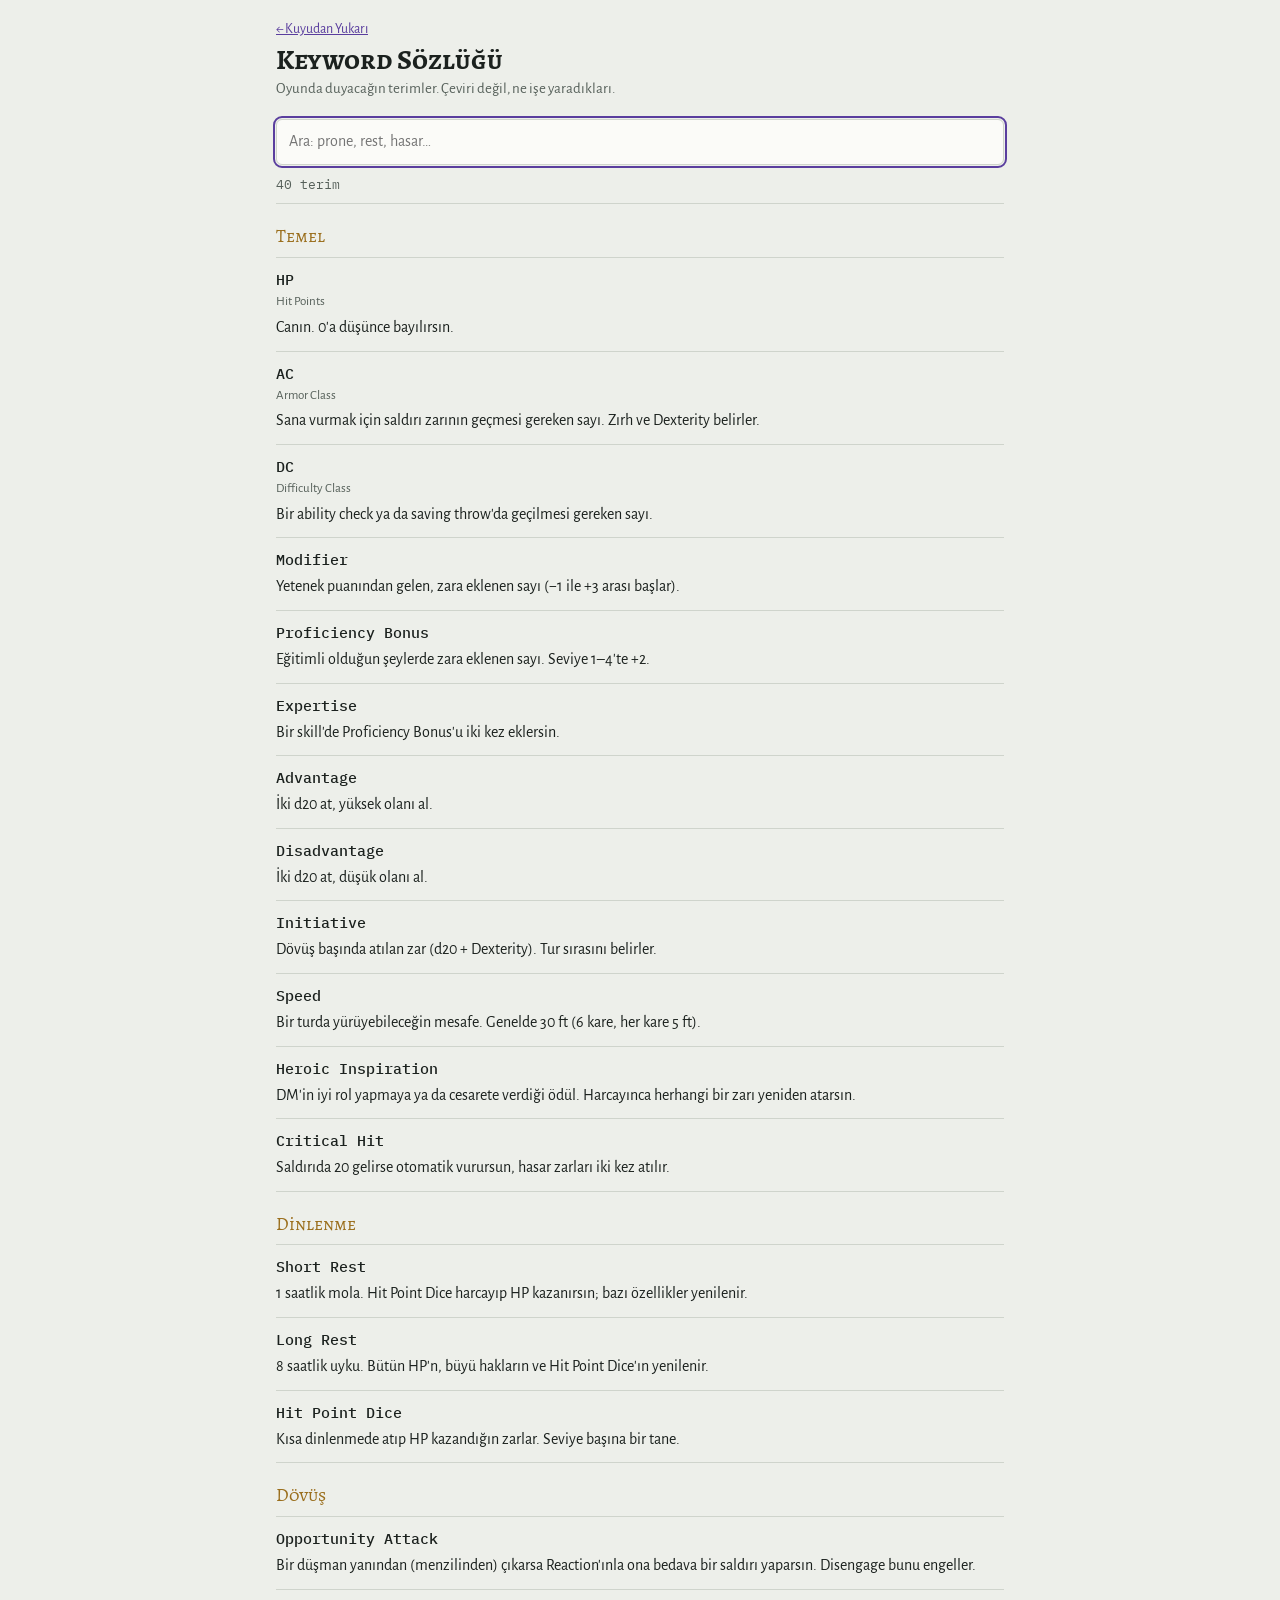
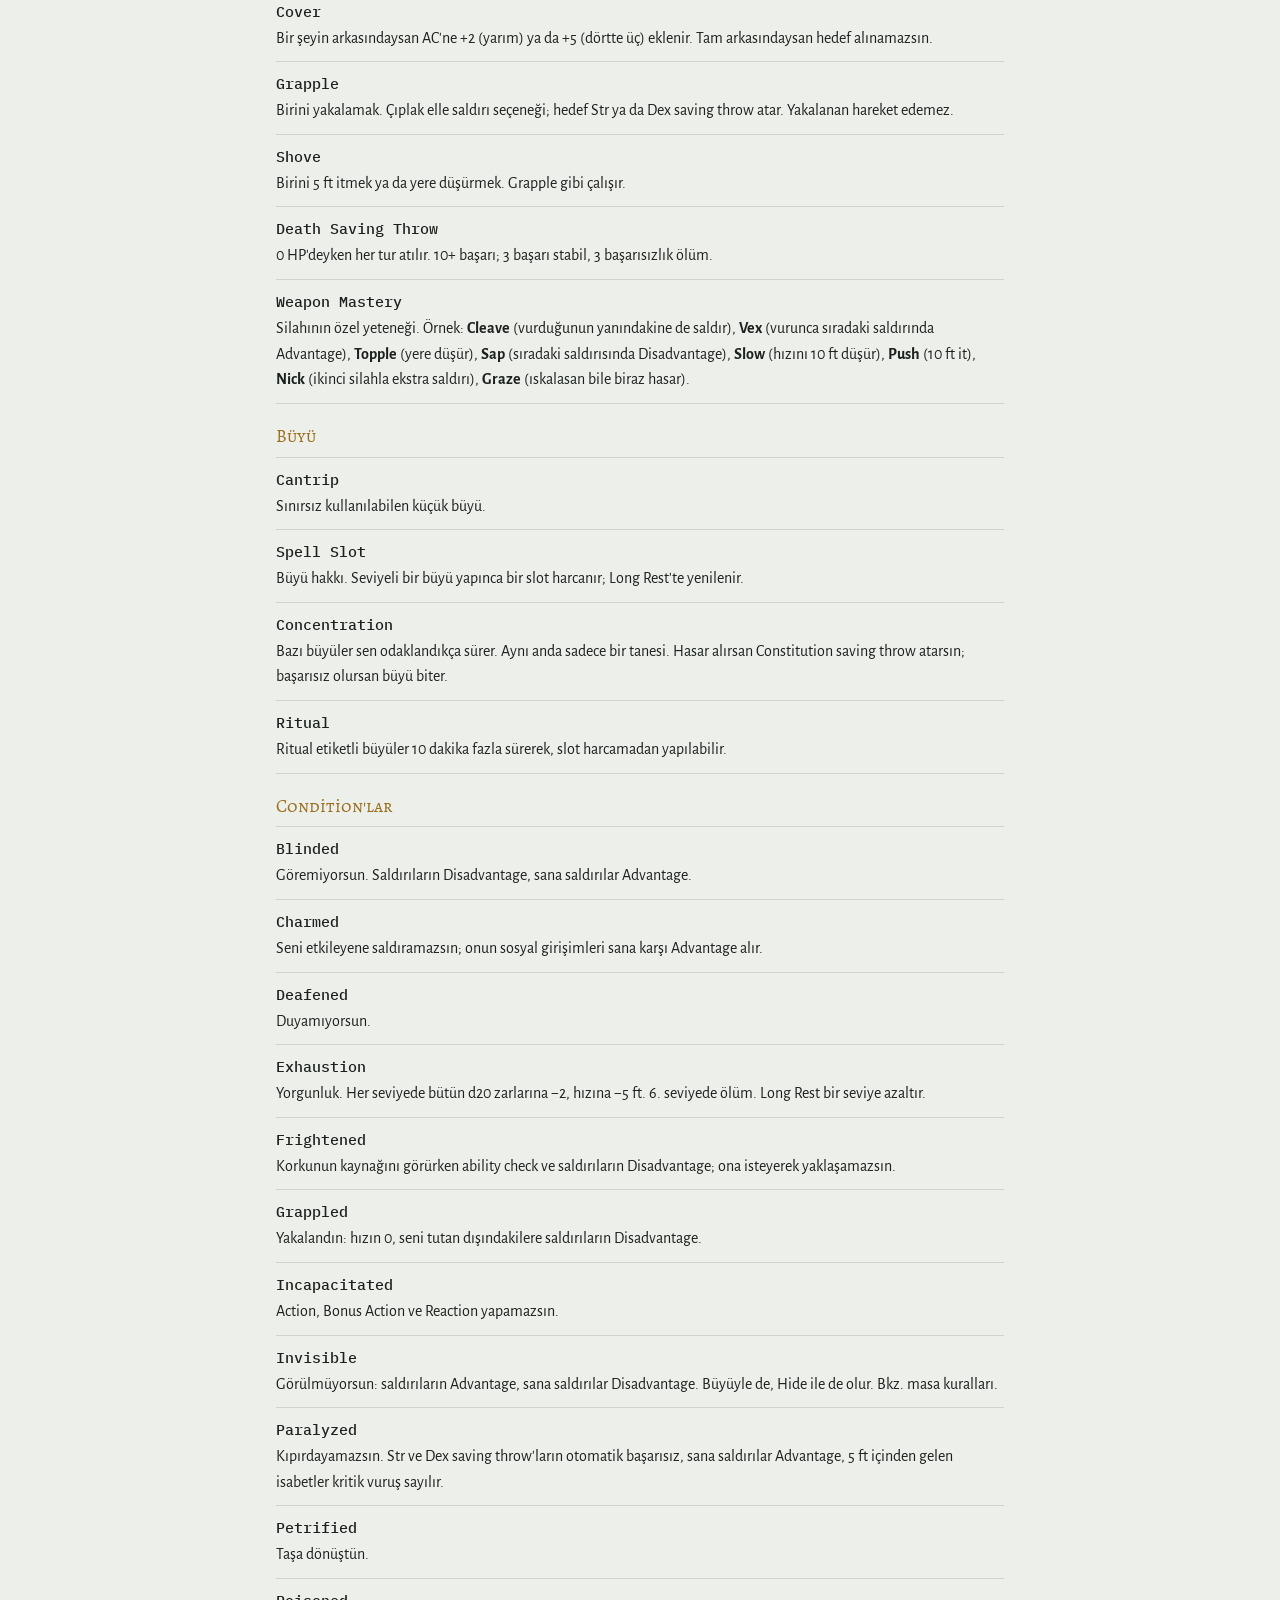
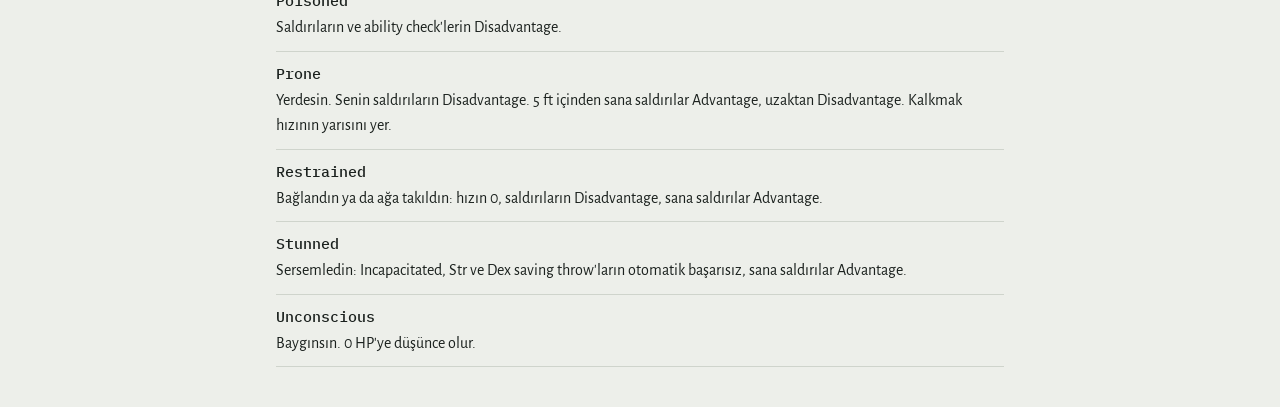
<file: sozluk/index.html>
<!doctype html>
<html lang="tr">
<head>
<meta charset="utf-8">
<meta name="viewport" content="width=device-width, initial-scale=1, viewport-fit=cover">
<title>Keyword Sözlüğü</title>
<link rel="preconnect" href="https://fonts.googleapis.com">
<link rel="preconnect" href="https://fonts.gstatic.com" crossorigin>
<link rel="stylesheet" href="https://fonts.googleapis.com/css2?family=Alegreya+SC:wght@500;700&family=Alegreya+Sans:ital,wght@0,400;0,500;0,700;1,400&family=IBM+Plex+Mono:wght@500&display=swap">
<link rel="stylesheet" href="../assets/stil.css">
<style>
  /* Dar pencere (~400px, masadaki panel ya da telefon) için sade düzen */
  body{font-size:16px}
  .panel{max-width:760px;margin:0 auto;padding-inline:16px;padding-block:16px 40px}
  .panel h1{font-size:28px;margin:4px 0 2px}
  .panel .sub{margin:0 0 10px;font-size:15px}
  .gl-tools{position:sticky;top:env(safe-area-inset-top,0px);background:var(--ground);padding-block:8px;margin:0;z-index:1}
  .gl-tools input{width:100%}
  dl.gloss{grid-template-columns:1fr}
  dl.gloss dt{border-bottom:0;padding-bottom:0}
  dl.gloss dd{padding-top:2px}
  .back{font-size:14px}
</style>
</head>
<body>
<div class="panel">
  <a class="back" href="../">← Kuyudan Yukarı</a>
  <h1>Keyword Sözlüğü</h1>
  <p class="sub">Oyunda duyacağın terimler. Çeviri değil, ne işe yaradıkları.</p>
  <div class="gl-tools">
    <label for="gl-q" hidden>Ara</label>
    <input id="gl-q" type="search" placeholder="Ara: prone, rest, hasar…" autocomplete="off" autofocus>
    <span class="gl-count" id="gl-count"></span>
  </div>
  <dl class="gloss" id="gloss"></dl>
</div>
<script src="../assets/sozluk.js"></script>
<script src="../assets/sozluk-arama.js"></script>
</body>
</html>
</file>
<file: assets/stil.css>
/* Masa: ortak stil */
[hidden]{display:none!important}
html{-webkit-text-size-adjust:100%}
:root{
  --ground:#EDEFEA; --surface:#FBFBF8; --ink:#1B211E; --muted:#56605A; --line:#CFD4CC;
  --accent:#5A3E9E; --accent-soft:#E6E0F3; --brass:#9A6E1C; --brass-soft:#F3EAD6;
  --warn:#8A2E2E; --warn-soft:#F4E2E0;
  --display:"Alegreya SC", Georgia, "Times New Roman", serif;
  --body:"Alegreya Sans", "Segoe UI", system-ui, sans-serif;
  --mono:"IBM Plex Mono", ui-monospace, Consolas, monospace;
  color-scheme:light;
}
@media (prefers-color-scheme: dark){
  :root:not([data-theme="light"]){
    --ground:#111315; --surface:#1A1D20; --ink:#E4E6E1; --muted:#9BA49E; --line:#30353A;
    --accent:#B7A0F2; --accent-soft:#2A2340; --brass:#D9AE55; --brass-soft:#2E2718;
    --warn:#E59A92; --warn-soft:#3A2220; color-scheme:dark;
  }
}
:root[data-theme="dark"]{
  --ground:#111315; --surface:#1A1D20; --ink:#E4E6E1; --muted:#9BA49E; --line:#30353A;
  --accent:#B7A0F2; --accent-soft:#2A2340; --brass:#D9AE55; --brass-soft:#2E2718;
  --warn:#E59A92; --warn-soft:#3A2220; color-scheme:dark;
}
*{box-sizing:border-box}
body{background:var(--ground);color:var(--ink);font-family:var(--body);font-size:18px;line-height:1.6;margin:0}
.wrap{max-width:1180px;margin:0 auto;padding-inline:20px;padding-block:28px 80px;display:grid;grid-template-columns:230px minmax(0,1fr);gap:48px}
nav.toc{position:sticky;top:calc(env(safe-area-inset-top,0px) + 20px);align-self:start;font-size:15px}
nav.toc .brand{font-family:var(--display);font-size:22px;line-height:1.15;margin:0 0 18px}
nav.toc ol{list-style:none;margin:0;padding:0;display:flex;flex-direction:column;gap:2px;counter-reset:t}
nav.toc a{display:block;padding:6px 10px;border-radius:6px;color:var(--muted);text-decoration:none}
nav.toc a:hover,nav.toc a:focus-visible{background:var(--accent-soft);color:var(--ink);outline:none}
main{min-width:0}
header.intro{padding-block:8px 28px;border-bottom:1px solid var(--line);margin-bottom:8px}
.eyebrow{font-family:var(--mono);font-size:12px;letter-spacing:.12em;text-transform:uppercase;color:var(--brass)}
h1{font-family:var(--display);font-weight:700;font-size:clamp(34px,5vw,52px);line-height:1.05;margin:10px 0 14px;text-wrap:balance}
h2{font-family:var(--display);font-weight:700;font-size:30px;line-height:1.15;margin:0 0 6px;text-wrap:balance}
h3{font-family:var(--display);font-weight:500;font-size:22px;margin:28px 0 8px}
p,li{max-width:68ch}
.lede{font-size:21px;color:var(--muted);max-width:60ch;margin:0}
section{padding-block:44px 8px;border-bottom:1px solid var(--line);scroll-margin-top:20px}
section:last-of-type{border-bottom:0}
.sub{color:var(--muted);margin:0 0 18px}
a{color:var(--accent)}
.kw{font-family:var(--mono);font-size:.78em;font-weight:500;letter-spacing:.02em;padding:1px 7px;border:1px solid var(--brass);border-radius:4px;background:var(--brass-soft);color:var(--ink);white-space:nowrap;cursor:help}
.dice{font-family:var(--mono);font-size:.85em;color:var(--accent);white-space:nowrap}
.note{background:var(--accent-soft);border-radius:8px;padding:14px 18px;margin:18px 0;max-width:72ch}
.note.warn{background:var(--warn-soft)}
.note b:first-child{display:block;font-family:var(--display);font-size:18px;margin-bottom:2px}
.tbl{overflow-x:auto;margin:14px 0}
table{border-collapse:collapse;font-size:16px;min-width:520px;width:100%;background:var(--surface)}
th,td{text-align:left;padding:9px 12px;border-bottom:1px solid var(--line);vertical-align:top}
th{font-family:var(--display);font-weight:500;font-size:16px;background:var(--ground)}
td.num{font-family:var(--mono);font-variant-numeric:tabular-nums;white-space:nowrap}
.roll{display:grid;grid-template-columns:repeat(auto-fit,minmax(200px,1fr));gap:12px;margin:18px 0}
.roll div{background:var(--surface);border:1px solid var(--line);border-radius:8px;padding:14px 16px}
.roll strong{display:block;font-family:var(--display);font-size:19px}
.roll small{color:var(--muted);font-size:15px}
.turn{display:grid;grid-template-columns:repeat(auto-fit,minmax(170px,1fr));gap:0;margin:18px 0;border:1px solid var(--line);border-radius:8px;overflow:hidden;background:var(--surface)}
.turn div{padding:14px 16px;border-right:1px solid var(--line)}
.turn div:last-child{border-right:0}
.turn strong{display:block;font-family:var(--display);font-size:19px;margin-bottom:2px}
.turn small{color:var(--muted);font-size:15px;display:block}
.cards{display:grid;grid-template-columns:repeat(auto-fit,minmax(280px,1fr));gap:16px;margin:20px 0}
.card{background:var(--surface);border:1px solid var(--line);border-radius:10px;padding:18px 20px;display:flex;flex-direction:column;gap:8px}
.card header{display:flex;justify-content:space-between;align-items:baseline;gap:10px;border-bottom:1px solid var(--line);padding-bottom:8px}
.card h3{margin:0;font-size:26px;font-weight:700}
.card .hd{font-family:var(--mono);font-size:13px;color:var(--muted)}
.card .role{font-style:italic;color:var(--muted);margin:0}
.card dl{margin:0;display:grid;grid-template-columns:auto 1fr;gap:6px 12px;font-size:16px}
.card dt{font-family:var(--mono);font-size:13px;color:var(--brass);padding-top:3px;white-space:nowrap}
.card dd{margin:0}
.card .tip{font-size:15px;border-top:1px dashed var(--line);padding-top:8px;margin-top:auto}
.alts{display:grid;grid-template-columns:repeat(auto-fit,minmax(220px,1fr));gap:12px}
.alts div{border-left:3px solid var(--accent);padding:4px 0 4px 12px}
.alts strong{font-family:var(--display);font-size:19px}
.steps{counter-reset:s;list-style:none;padding:0;margin:18px 0;display:flex;flex-direction:column;gap:12px}
.steps li{counter-increment:s;display:grid;grid-template-columns:40px 1fr;gap:12px;max-width:none}
.steps li::before{content:counter(s);font-family:var(--display);font-size:24px;font-weight:700;color:var(--accent);line-height:1.2}
.steps b{font-family:var(--display);font-size:19px;font-weight:500}
.gl-tools{display:flex;gap:10px;align-items:center;flex-wrap:wrap;margin:14px 0}
.gl-tools input{font:inherit;font-size:16px;padding:9px 12px;border:1px solid var(--line);border-radius:6px;background:var(--surface);color:var(--ink);width:min(360px,100%)}
.gl-tools input:focus-visible{outline:2px solid var(--accent);outline-offset:1px}
.gl-count{font-family:var(--mono);font-size:13px;color:var(--muted)}
dl.gloss{margin:0;display:grid;grid-template-columns:minmax(150px,220px) 1fr;border-top:1px solid var(--line)}
dl.gloss dt,dl.gloss dd{padding:10px 0;border-bottom:1px solid var(--line);margin:0}
dl.gloss dt{font-family:var(--mono);font-size:15px;font-weight:500;padding-right:14px}
dl.gloss dt small{display:block;font-family:var(--body);font-size:13px;color:var(--muted);font-weight:400}
dl.gloss .grp{grid-column:1/-1;font-family:var(--display);font-size:18px;color:var(--brass);padding:18px 0 6px;border-bottom:1px solid var(--line)}
.qs{display:flex;flex-direction:column;gap:10px;margin:18px 0;padding:0;list-style:none}
.qs li{background:var(--surface);border:1px solid var(--line);border-radius:8px;padding:12px 16px;max-width:72ch}
.qs li b{font-family:var(--display);font-size:19px;font-weight:500}
.check{list-style:none;padding:0;display:flex;flex-direction:column;gap:6px}
.check li::before{content:"☐ ";color:var(--accent)}
@media (max-width:860px){
  .wrap{grid-template-columns:1fr;gap:12px}
  nav.toc{position:static}
  nav.toc .brand{display:none}
  nav.toc ol{flex-direction:row;overflow-x:auto;gap:6px;padding-bottom:6px}
  nav.toc a{white-space:nowrap;border:1px solid var(--line);background:var(--surface)}
  body{font-size:17px}
  dl.gloss{grid-template-columns:1fr}
  dl.gloss dt{border-bottom:0;padding-bottom:0}
}
@media (prefers-reduced-motion: no-preference){ html{scroll-behavior:smooth} }
</file>
<file: assets/karakter.css>
/* Karakter sayfası: site ve Owlbear paneli ortak */
  body{font-size:16px}
  .sheet{max-width:1080px;margin:0 auto;padding-inline:16px;padding-block:14px 120px}
  .topbar{display:flex;gap:10px;align-items:center;flex-wrap:wrap;margin-bottom:14px}
  .topbar a{font-size:14px}
  .topbar select{font:inherit;font-size:15px;padding:7px 10px;border:1px solid var(--line);border-radius:6px;background:var(--surface);color:var(--ink);min-width:0;max-width:100%}
  .who{display:grid;grid-template-columns:auto 1fr;gap:14px;align-items:center;margin-bottom:14px}
  .who img{width:64px;height:64px;border-radius:8px;object-fit:cover;border:1px solid var(--line);background:var(--surface)}
  .who h1{font-size:30px;margin:0;line-height:1.1}
  .who p{margin:2px 0 0;color:var(--muted);font-size:15px}
  .grid{display:grid;grid-template-columns:minmax(0,1fr) minmax(0,1fr);gap:14px}
  .box{background:var(--surface);border:1px solid var(--line);border-radius:10px;padding:12px 14px;min-width:0}
  .box h2{font-size:18px;margin:0 0 8px;font-weight:500;color:var(--brass)}
  .span2{grid-column:1/-1}
  .vitals{display:grid;grid-template-columns:repeat(auto-fit,minmax(96px,1fr));gap:8px}
  .vital{display:flex;flex-direction:column;align-items:center;justify-content:center;gap:0;padding:8px 4px;border:1px solid var(--line);border-radius:8px;background:var(--ground);text-align:center}
  .vital b{font-family:var(--mono);font-size:24px;font-variant-numeric:tabular-nums;line-height:1.2}
  .vital small{font-family:var(--mono);font-size:11px;letter-spacing:.06em;color:var(--muted);text-transform:uppercase}
  button.vital{font:inherit;color:var(--ink);cursor:pointer}
  button.vital:hover,button.vital:focus-visible{border-color:var(--accent);outline:none}
  .hp{display:grid;grid-template-columns:1fr auto;gap:10px;align-items:center}
  .hp-num{font-family:var(--mono);font-size:30px;font-variant-numeric:tabular-nums}
  .hp-num small{font-size:16px;color:var(--muted)}
  .hpbar{height:8px;border-radius:4px;background:var(--line);overflow:hidden;grid-column:1/-1}
  /* HP ad ve portrenin yanında */
  .who{grid-template-columns:auto 1fr minmax(220px,320px)}
  .who-hp{align-self:center}
  @media (max-width:720px){ .who{grid-template-columns:auto 1fr} .who-hp{grid-column:1/-1} }
  /* sağ tıkla seçilen avantaj / dezavantaj (bir atış) */
  .m-adv,.m-dis{position:relative;outline:2px solid var(--m-renk);outline-offset:-2px}
  .m-adv{--m-renk:#5fa86b}.m-dis{--m-renk:#c0584b}
  .m-adv::after,.m-dis::after{position:absolute;top:1px;right:3px;font-size:11px;font-weight:700;color:var(--m-renk);line-height:1}
  .m-adv::after{content:"▲"}.m-dis::after{content:"▼"}   /* çerçeve rengi: yeşil avantaj, kırmızı dezavantaj */
  .hpbar i{display:block;height:100%;background:var(--accent);transition:width .2s}
  .hp-ctl{display:flex;gap:6px;align-items:center;flex-wrap:wrap;grid-column:1/-1}
  .hp-ctl input{width:70px;font:inherit;padding:6px 8px;border:1px solid var(--line);border-radius:6px;background:var(--ground);color:var(--ink)}
  .btn{font:inherit;font-size:14px;padding:6px 10px;border:1px solid var(--line);border-radius:6px;background:var(--ground);color:var(--ink);cursor:pointer}
  .btn:hover,.btn:focus-visible{border-color:var(--accent);outline:none}
  .btn.on{background:var(--accent);border-color:var(--accent);color:var(--surface)}
  .abil{display:grid;grid-template-columns:repeat(3,minmax(0,1fr));gap:8px}
  .ab{border:1px solid var(--line);border-radius:8px;padding:8px;text-align:center;background:var(--ground)}
  .ab .nm{font-family:var(--mono);font-size:11px;letter-spacing:.08em;color:var(--muted)}
  .ab button{font:inherit;background:none;border:0;color:var(--ink);cursor:pointer;padding:0;display:block;width:100%}
  .ab .md{font-family:var(--mono);font-size:24px;line-height:1.2}
  .ab .sc{font-size:13px;color:var(--muted)}
  .ab .sv{margin-top:6px;font-size:13px;border-top:1px dashed var(--line);padding-top:4px}
  .ab .sv.prof{color:var(--accent);font-weight:700}
  ul.rows{list-style:none;margin:0;padding:0}
  ul.rows li{max-width:none}
  ul.rows button{width:100%;display:grid;grid-template-columns:14px 1fr auto;gap:8px;align-items:center;font:inherit;text-align:left;background:none;border:0;border-bottom:1px solid var(--line);padding:5px 2px;color:var(--ink);cursor:pointer}
  ul.rows button:hover,ul.rows button:focus-visible{background:var(--accent-soft);outline:none}
  .dot{width:10px;height:10px;border-radius:50%;border:1.5px solid var(--muted)}
  .dot.p1{background:var(--muted)}
  .dot.p2{background:var(--accent);border-color:var(--accent)}
  .num{font-family:var(--mono);font-variant-numeric:tabular-nums}
  .ab-tag{font-family:var(--mono);font-size:11px;color:var(--muted);margin-left:6px}
  .atk{display:grid;grid-template-columns:1fr auto auto;gap:6px 8px;align-items:center;border-bottom:1px solid var(--line);padding:7px 0}
  .atk .n{font-weight:700}
  .atk .meta{grid-column:1/-1;font-size:13px;color:var(--muted)}
  .slots{display:flex;gap:14px;flex-wrap:wrap;margin-bottom:8px}
  .slots label{display:flex;gap:4px;align-items:center;font-size:14px}
  .slots input{accent-color:var(--accent);width:16px;height:16px}
  .spl{font-size:15px;margin:0 0 6px}
  .spl .buyu-not{font-size:.68em;padding:0 5px;color:var(--muted)}
  /* sınırlı kullanımlar: ad · ●●○ · kalan/en fazla · ne zaman dolar · [Kullan] [↺] */
  .kul-satir{display:flex;flex-wrap:wrap;gap:4px 10px;align-items:center;border-bottom:1px solid var(--line);padding:6px 0;font-size:14.5px}
  .kul-satir:last-child{border-bottom:0}
  .kul-ad{font-weight:700;flex:1 1 11em;min-width:0}
  .kul-satir .pip{color:var(--accent);letter-spacing:1px;font-size:13px}
  .kul-satir small{color:var(--muted)}
  .kul-dolar{font-size:12px}
  .kul-satir .btn{font-size:13px;padding:3px 9px}
  .kul-satir select{font-size:13px;padding:2px 4px}
  .spl b{font-family:var(--mono);font-size:12px;color:var(--brass);margin-right:6px}
  .tags{display:flex;flex-wrap:wrap;gap:6px}
  .conds .btn{font-size:13px;padding:4px 8px}
  .feat{font-size:15px;margin:0 0 4px}
  .feat small{color:var(--muted)}
  .mode{display:flex;gap:4px}
  /* zar kutusu */
  .log{position:fixed;left:50%;transform:translateX(-50%);bottom:calc(env(safe-area-inset-bottom,0px) + 12px);width:min(520px,calc(100% - 24px));background:var(--surface);border:1px solid var(--accent);border-radius:12px;box-shadow:0 8px 28px rgba(0,0,0,.18);padding:10px 14px;display:grid;grid-template-columns:1fr auto;gap:4px 12px;align-items:center}
  .log .ttl{font-size:14px;color:var(--muted)}
  .log .res{font-family:var(--mono);font-size:34px;font-weight:500;line-height:1}
  .log .res.crit{color:var(--accent)}
  .log .res.fail{color:var(--warn)}
  .log .brk{grid-column:1/-1;font-family:var(--mono);font-size:13px;color:var(--muted)}
  .log .hist{grid-column:1/-1;font-size:12px;color:var(--muted);border-top:1px dashed var(--line);padding-top:4px;max-height:3.6em;overflow:auto}
  .empty{padding:40px 0;color:var(--muted)}
  .foot{font-size:13px;color:var(--muted);margin-top:14px}
  @media (max-width:720px){ .grid{grid-template-columns:1fr} .who h1{font-size:24px} }
  .foot{font-size:13px;color:var(--muted);margin-top:14px;grid-column:1/-1}

  /* Dar panel: dikey sekmeler */
  .sekmeli{display:grid;grid-template-columns:minmax(0,1fr) auto;gap:8px;margin-top:12px;align-items:start}
  .sek-icerik > section{margin:0}
  .ray{display:flex;flex-direction:column;gap:4px;position:sticky;top:56px}
  .ray .btn{writing-mode:vertical-rl;transform:rotate(180deg);padding:10px 5px;font-size:13px;letter-spacing:.02em;white-space:nowrap}
  .log{cursor:pointer}

  /* Envanter */
  .para{display:grid;grid-template-columns:repeat(5,minmax(0,1fr));gap:4px;margin-bottom:8px}
  .para label{display:flex;flex-direction:column;font-size:11px;color:var(--muted);text-transform:uppercase;font-family:var(--mono)}
  .para input{font:inherit;font-family:var(--mono);font-size:15px;padding:3px 5px;border:1px solid var(--line);border-radius:6px;background:var(--ground);color:var(--ink);min-width:0;width:100%}
  ul.env{list-style:none;margin:0;padding:0}
  ul.env li{display:grid;grid-template-columns:auto minmax(0,1fr) auto auto;gap:6px;align-items:center;padding:4px 0;border-bottom:1px solid var(--line);max-width:none}
  ul.env .adet{display:flex;align-items:center;gap:3px}
  ul.env .adet b{min-width:1.6em;text-align:center}
  ul.env .btn{padding:2px 7px;font-size:13px}
  ul.env .ad{font-size:14.5px;overflow-wrap:anywhere} ul.env .ad small{color:var(--muted);font-size:12px}
  ul.env .sil{color:var(--warn)}
  .env-ekle{display:flex;gap:6px;margin-top:8px}
  .env-ekle #env-ara{flex:1;min-width:0}
  .env-ekle input{font:inherit;font-size:14px;padding:5px 8px;border:1px solid var(--line);border-radius:6px;background:var(--ground);color:var(--ink)}
  .env-ekle #env-adet{width:4em}
</file>
<file: assets/olustur.css>
/* Karakter üreticisi */
.ol{max-width:1320px;margin:0 auto;padding:12px 16px 120px;display:grid;grid-template-columns:200px minmax(0,1fr) 300px;grid-template-areas:"ust ust ust" "adim ana ozet";gap:16px 22px;align-items:start}
.ol-ust{grid-area:ust;display:flex;gap:10px;align-items:center;flex-wrap:wrap}
.ol-ust a{font-size:14px}
.ol-baslik{font-family:var(--display);font-size:24px;font-weight:700}
.ol-bosluk{flex:1}
.ol-adimlar{grid-area:adim;position:sticky;top:12px;display:flex;flex-direction:column;gap:3px}
.ol-adimlar button{all:unset;cursor:pointer;display:flex;gap:8px;align-items:center;padding:8px 10px;border-radius:7px;font-size:15px;color:var(--muted)}
.ol-adimlar button:hover,.ol-adimlar button:focus-visible{background:var(--accent-soft);color:var(--ink)}
.ol-adimlar button.on{background:var(--accent);color:var(--surface)}
.ol-adimlar .no{font-family:var(--mono);font-size:12px;width:20px;height:20px;border-radius:50%;display:grid;place-items:center;border:1px solid currentColor;flex:none}
.ol-adimlar .ok .no{background:var(--brass);border-color:var(--brass);color:var(--surface)}
.ol-adimlar .eks{margin-left:auto;font-size:12px;font-family:var(--mono);color:var(--warn)}
.ol-adimlar button.on .eks{color:var(--surface)}
.ol-ana{grid-area:ana;min-width:0}
.ol-ana > h2{font-family:var(--display);font-size:30px;margin:0 0 4px}
.ol-ana .giris{color:var(--muted);margin:0 0 16px;max-width:70ch}
.ol-ozet{grid-area:ozet;position:sticky;top:12px;background:var(--surface);border:1px solid var(--line);border-radius:10px;padding:12px 14px;font-size:14.5px}
.ol-ozet h3{font-family:var(--display);font-size:20px;margin:0}
.ol-ozet .alt{color:var(--muted);margin:0 0 8px}
.ol-ozet .say{display:grid;grid-template-columns:repeat(4,1fr);gap:6px;margin:8px 0}
.ol-ozet .say div{text-align:center;border:1px solid var(--line);border-radius:7px;padding:4px 2px}
.ol-ozet .say b{display:block;font-size:19px;font-family:var(--mono)}
.ol-ozet .say small{color:var(--muted);font-size:11.5px}
.ol-ozet .ab6{display:grid;grid-template-columns:repeat(6,1fr);gap:4px;margin:8px 0}
.ol-ozet .ab6 div{text-align:center;font-size:12px;border:1px solid var(--line);border-radius:6px;padding:3px 0}
.ol-ozet .ab6 b{display:block;font-family:var(--mono);font-size:15px}
.ol-ozet ul{margin:6px 0 0;padding-left:18px;color:var(--warn);font-size:13.5px}
.ol-ozet .tamam{color:var(--brass);font-weight:700}

/* kartlar */
.kartlar{display:grid;grid-template-columns:repeat(auto-fill,minmax(230px,1fr));gap:10px}
.kart{all:unset;box-sizing:border-box;cursor:pointer;display:flex;flex-direction:column;gap:4px;background:var(--surface);border:1px solid var(--line);border-radius:10px;padding:10px 12px;min-width:0}
.kart:hover,.kart:focus-visible{border-color:var(--accent)}
.kart.on{border-color:var(--accent);box-shadow:0 0 0 2px var(--accent) inset;background:var(--accent-soft)}
.kart b{font-family:var(--display);font-size:19px;font-weight:700}
.kart .etk{font-family:var(--mono);font-size:11.5px;color:var(--brass);letter-spacing:.03em}
.kart p{margin:0;font-size:14.5px;line-height:1.45;color:var(--ink)}
.kart .kucuk{font-size:13px;color:var(--muted)}
.detay{background:var(--surface);border:1px solid var(--line);border-left:3px solid var(--accent);border-radius:8px;padding:10px 14px;margin:12px 0;font-size:15px;line-height:1.5}
.detay h4{margin:10px 0 2px;font-size:16px;font-family:var(--display)}
.detay p{margin:4px 0;max-width:none}
.detay table{border-collapse:collapse;font-size:13.5px} .detay td,.detay th{padding:2px 8px;border-bottom:1px solid var(--line)}
details.acil{margin:6px 0} details.acil summary{cursor:pointer;color:var(--accent);font-size:14.5px}

/* sorular */
.soru{background:var(--surface);border:1px solid var(--line);border-radius:10px;padding:12px 14px;margin:0 0 12px}
.soru.eksik{border-color:var(--warn)}
.soru h3{margin:0;font-size:18px;font-family:var(--body);font-weight:700;display:flex;gap:8px;align-items:baseline;flex-wrap:wrap}
.soru h3 .say{font-family:var(--mono);font-size:12.5px;font-weight:500;color:var(--muted)}
.soru.eksik h3 .say{color:var(--warn)}
.soru .ack{color:var(--muted);font-size:14.5px;margin:2px 0 8px;max-width:none}
.cipler{display:flex;flex-wrap:wrap;gap:6px}
.cip{font:inherit;font-size:14px;padding:5px 10px;border:1px solid var(--line);border-radius:999px;background:var(--ground);color:var(--ink);cursor:pointer;display:inline-flex;gap:6px;align-items:baseline}
.cip small{color:var(--muted);font-size:11.5px}
.cip:hover,.cip:focus-visible{border-color:var(--accent);outline:none}
.cip.on{background:var(--accent);border-color:var(--accent);color:var(--surface)} .cip.on small{color:var(--surface)}
.cip:disabled{opacity:.45;cursor:not-allowed;text-decoration:line-through}
.ara{font:inherit;font-size:14px;padding:6px 10px;border:1px solid var(--line);border-radius:6px;background:var(--ground);color:var(--ink);width:min(320px,100%);margin:0 0 8px}
.secenek-kart{display:grid;grid-template-columns:repeat(auto-fill,minmax(260px,1fr));gap:8px}
.secenek-kart .kart p{font-size:13.5px}
.satir{display:flex;gap:10px;flex-wrap:wrap;align-items:center;margin:6px 0}
.satir label{font-size:14.5px}
select.sec,input.sec{font:inherit;font-size:15px;padding:6px 8px;border:1px solid var(--line);border-radius:6px;background:var(--ground);color:var(--ink)}
.abtablo{display:grid;grid-template-columns:repeat(auto-fill,minmax(200px,1fr));gap:10px}
.abtablo .box p{font-size:13.5px;color:var(--muted);margin:4px 0 0}
.abtablo .top{font-family:var(--mono);font-size:26px;font-weight:500}
.alt-dugmeler{display:flex;gap:10px;justify-content:space-between;margin-top:18px}
.btn.birincil{background:var(--accent);border-color:var(--accent);color:var(--surface)}
.not{font-size:14px;color:var(--muted)}

@media (max-width: 1000px){
  .ol{grid-template-columns:minmax(0,1fr);grid-template-areas:"ust" "adim" "ozet" "ana"}
  .ol-adimlar{position:static;flex-direction:row;overflow-x:auto;gap:4px;padding-bottom:4px}
  .ol-adimlar button{white-space:nowrap;padding:6px 8px;font-size:14px}
  .ol-ozet{position:static}
}

/* özet: birincil ability, bloklar */
.ol-ozet .ab6 .ana{border-color:var(--accent);box-shadow:0 0 0 1px var(--accent) inset}
.ol-ozet .kucuk-not{font-size:12px;color:var(--muted);margin:0 0 6px}
.ol-ozet .blok{margin:6px 0 0;font-size:13.5px;line-height:1.45}
.ol-ozet .blok b{color:var(--brass);font-weight:700}
.abtablo .box.ana{border-color:var(--accent)}
.detay ol{margin:6px 0;padding-left:20px}
.ol-ozet{max-height:calc(100vh - 24px);overflow:auto}
@media (max-width: 1000px){ .ol-ozet{max-height:none} }
.kart .sv{font-family:var(--mono);font-size:11.5px;color:var(--brass);font-weight:500}
label.dunya{display:flex;gap:8px;align-items:flex-start;cursor:pointer;margin:6px 0 10px}
label.dunya input{margin-top:4px;flex:none}
</file>
